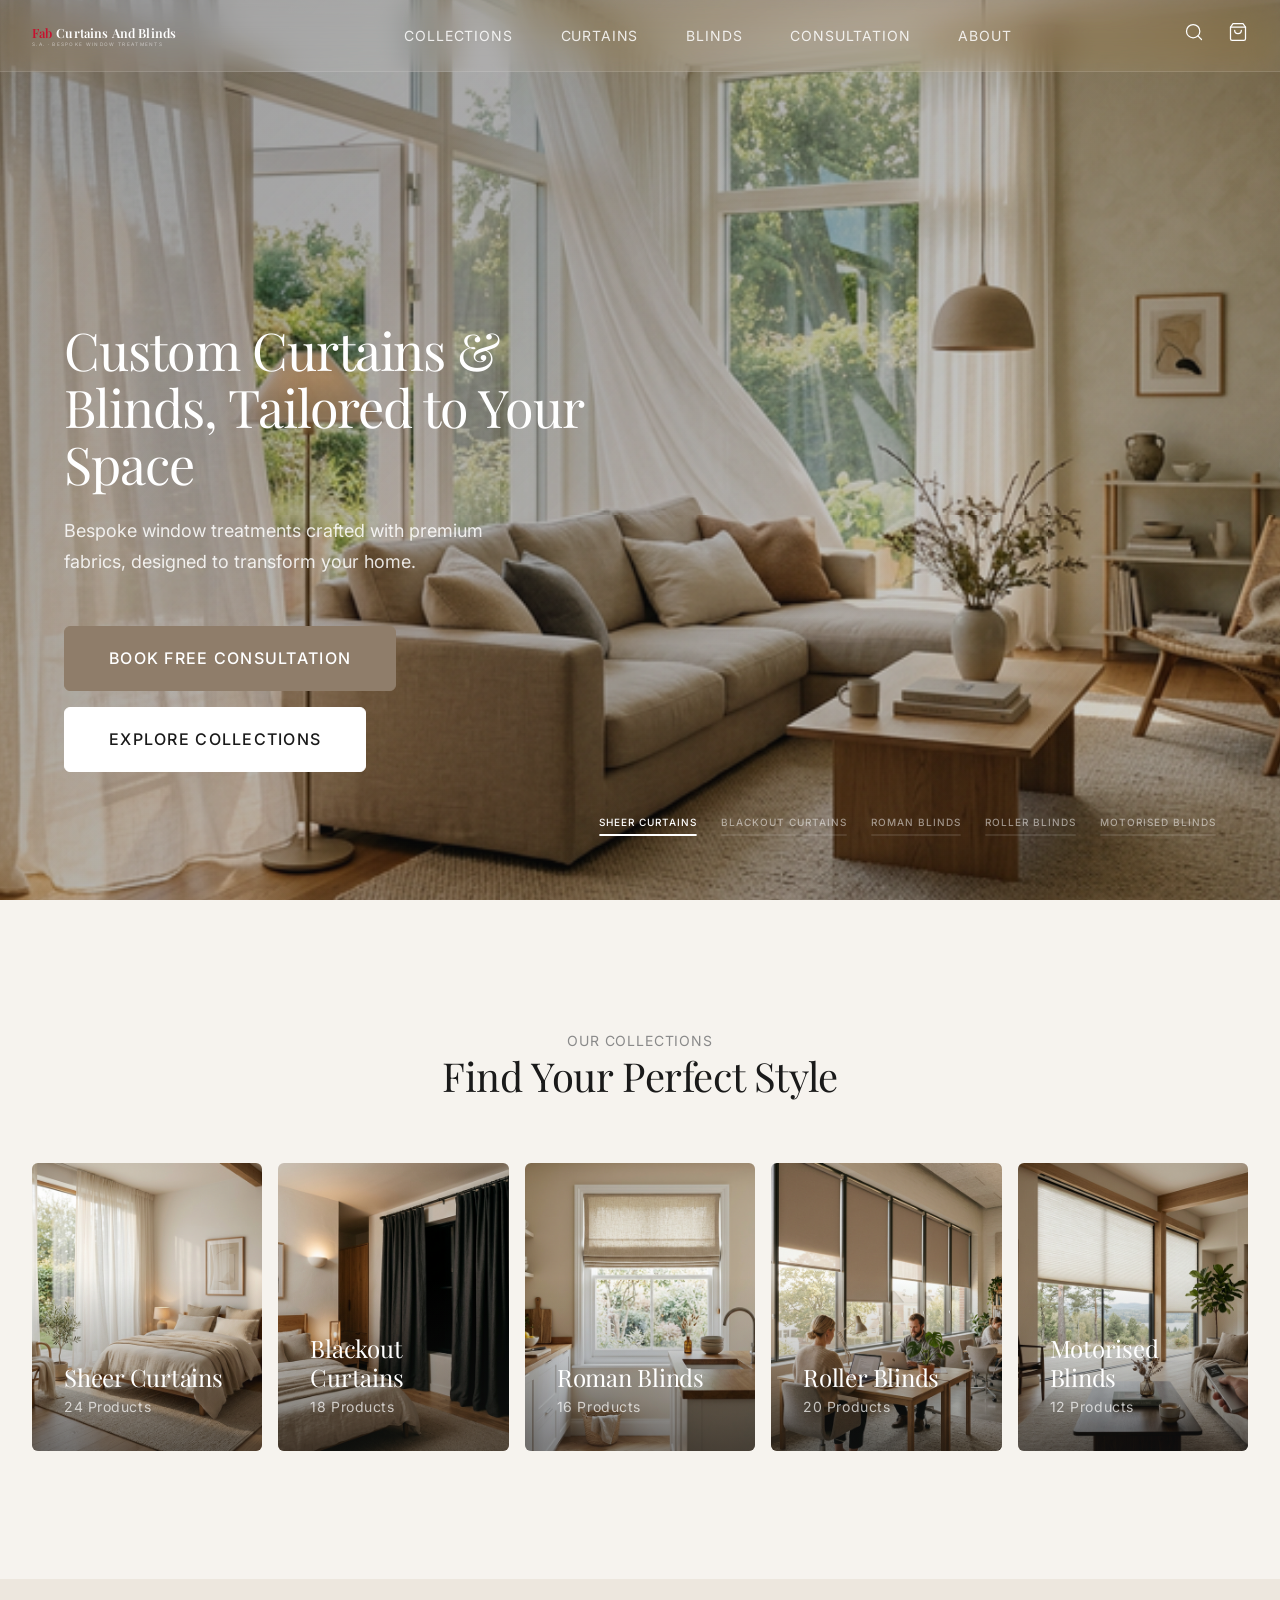
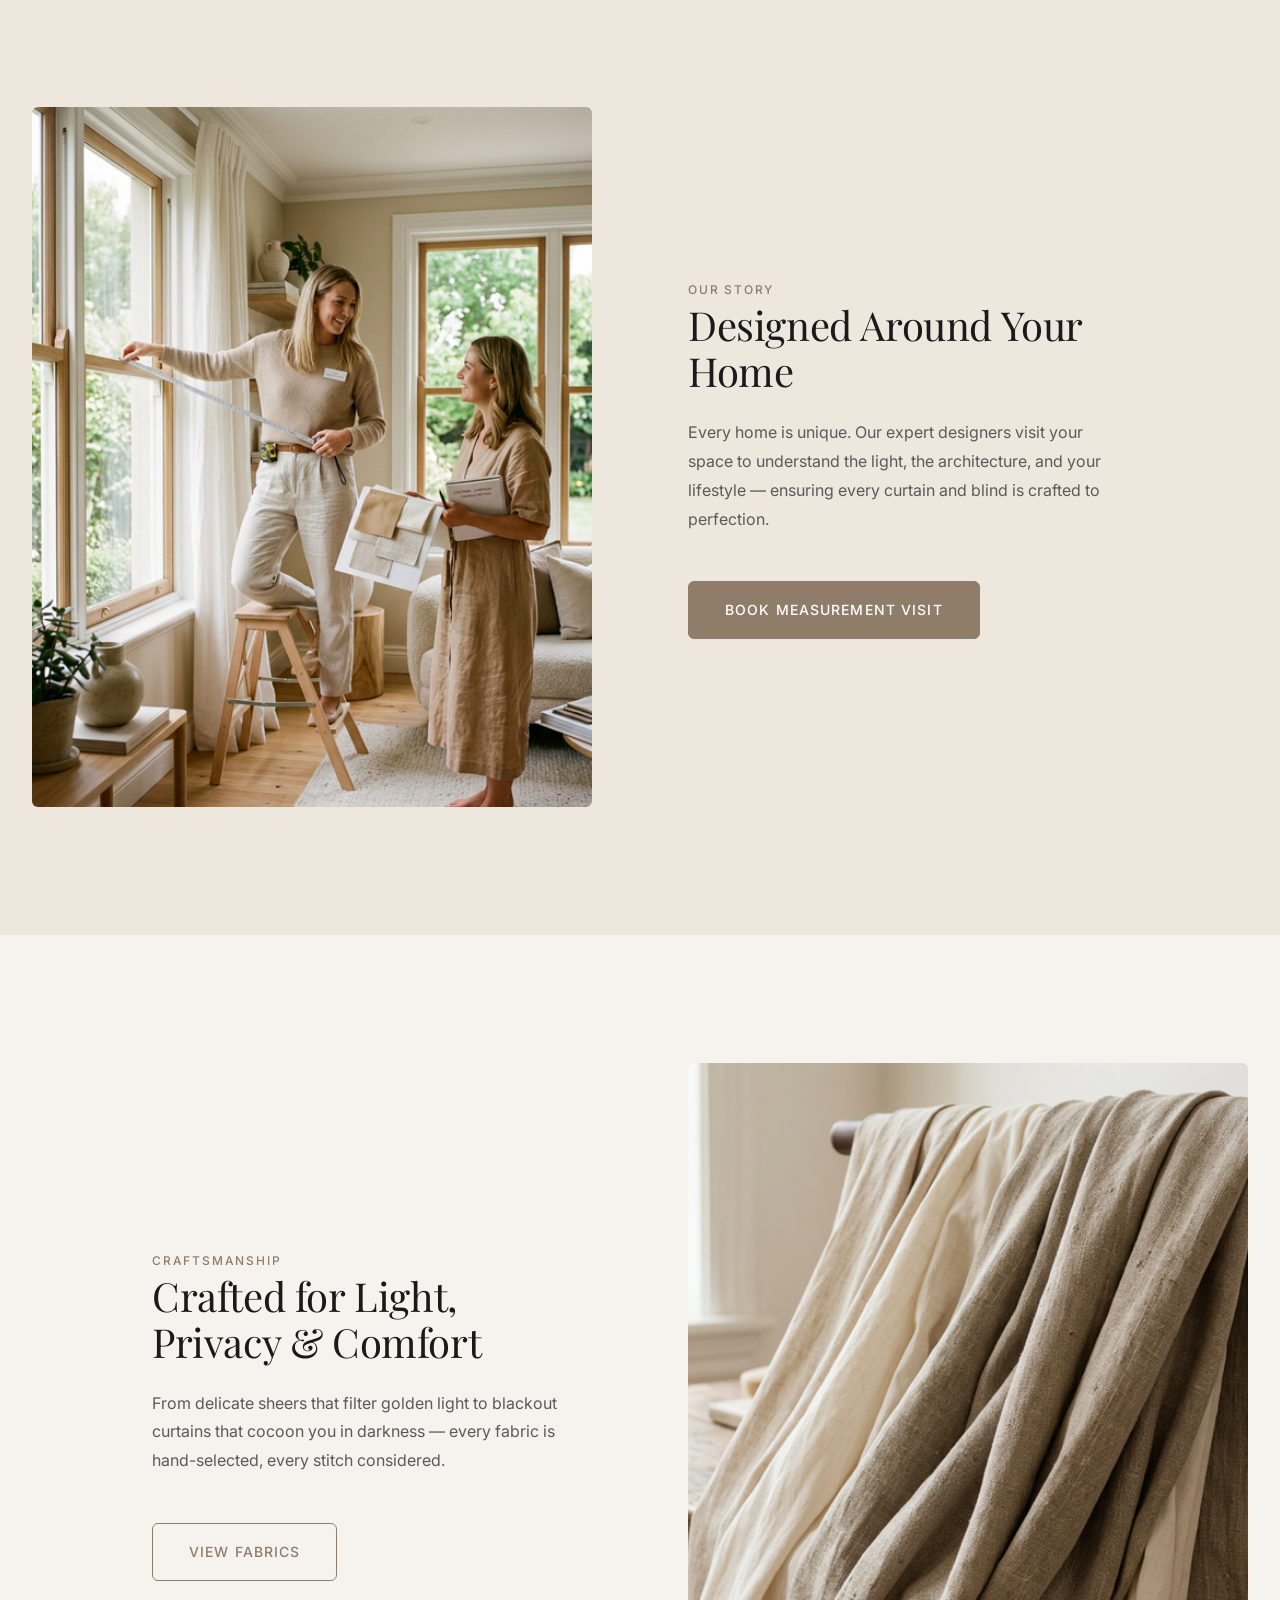
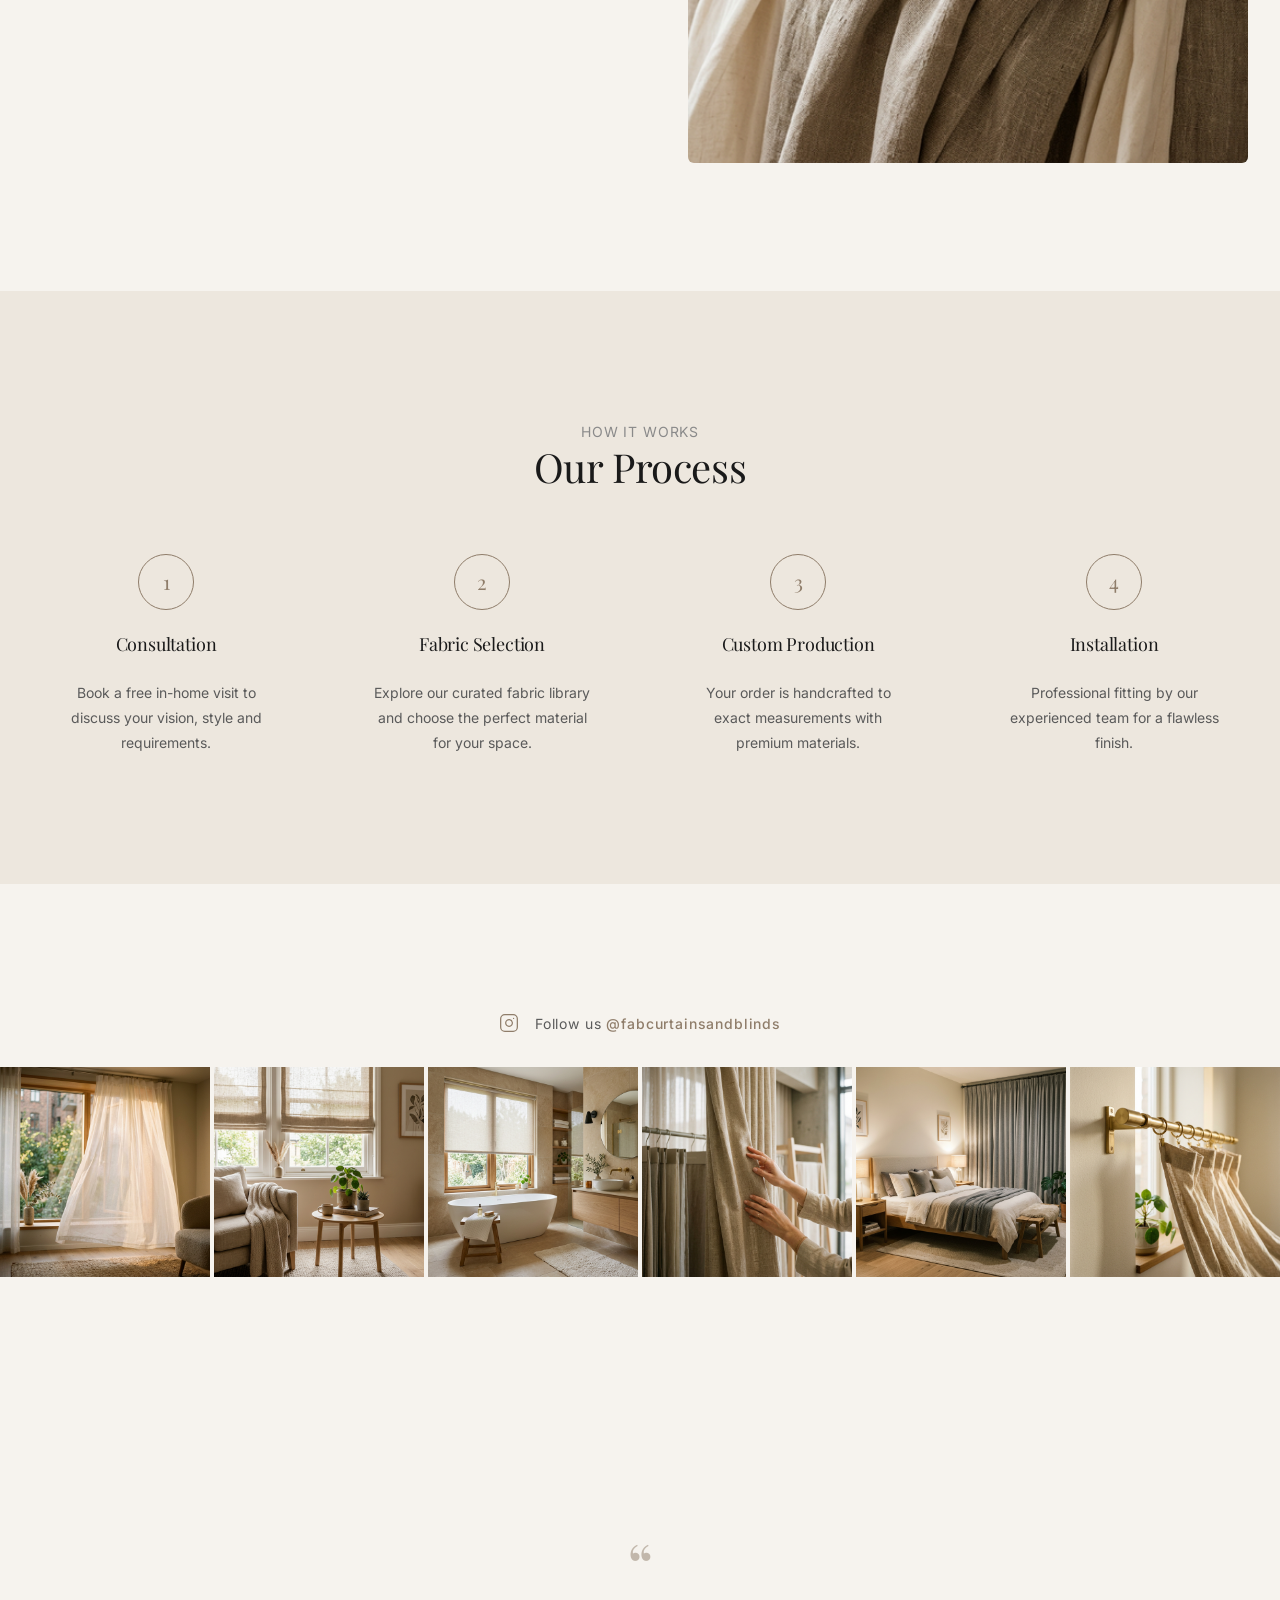
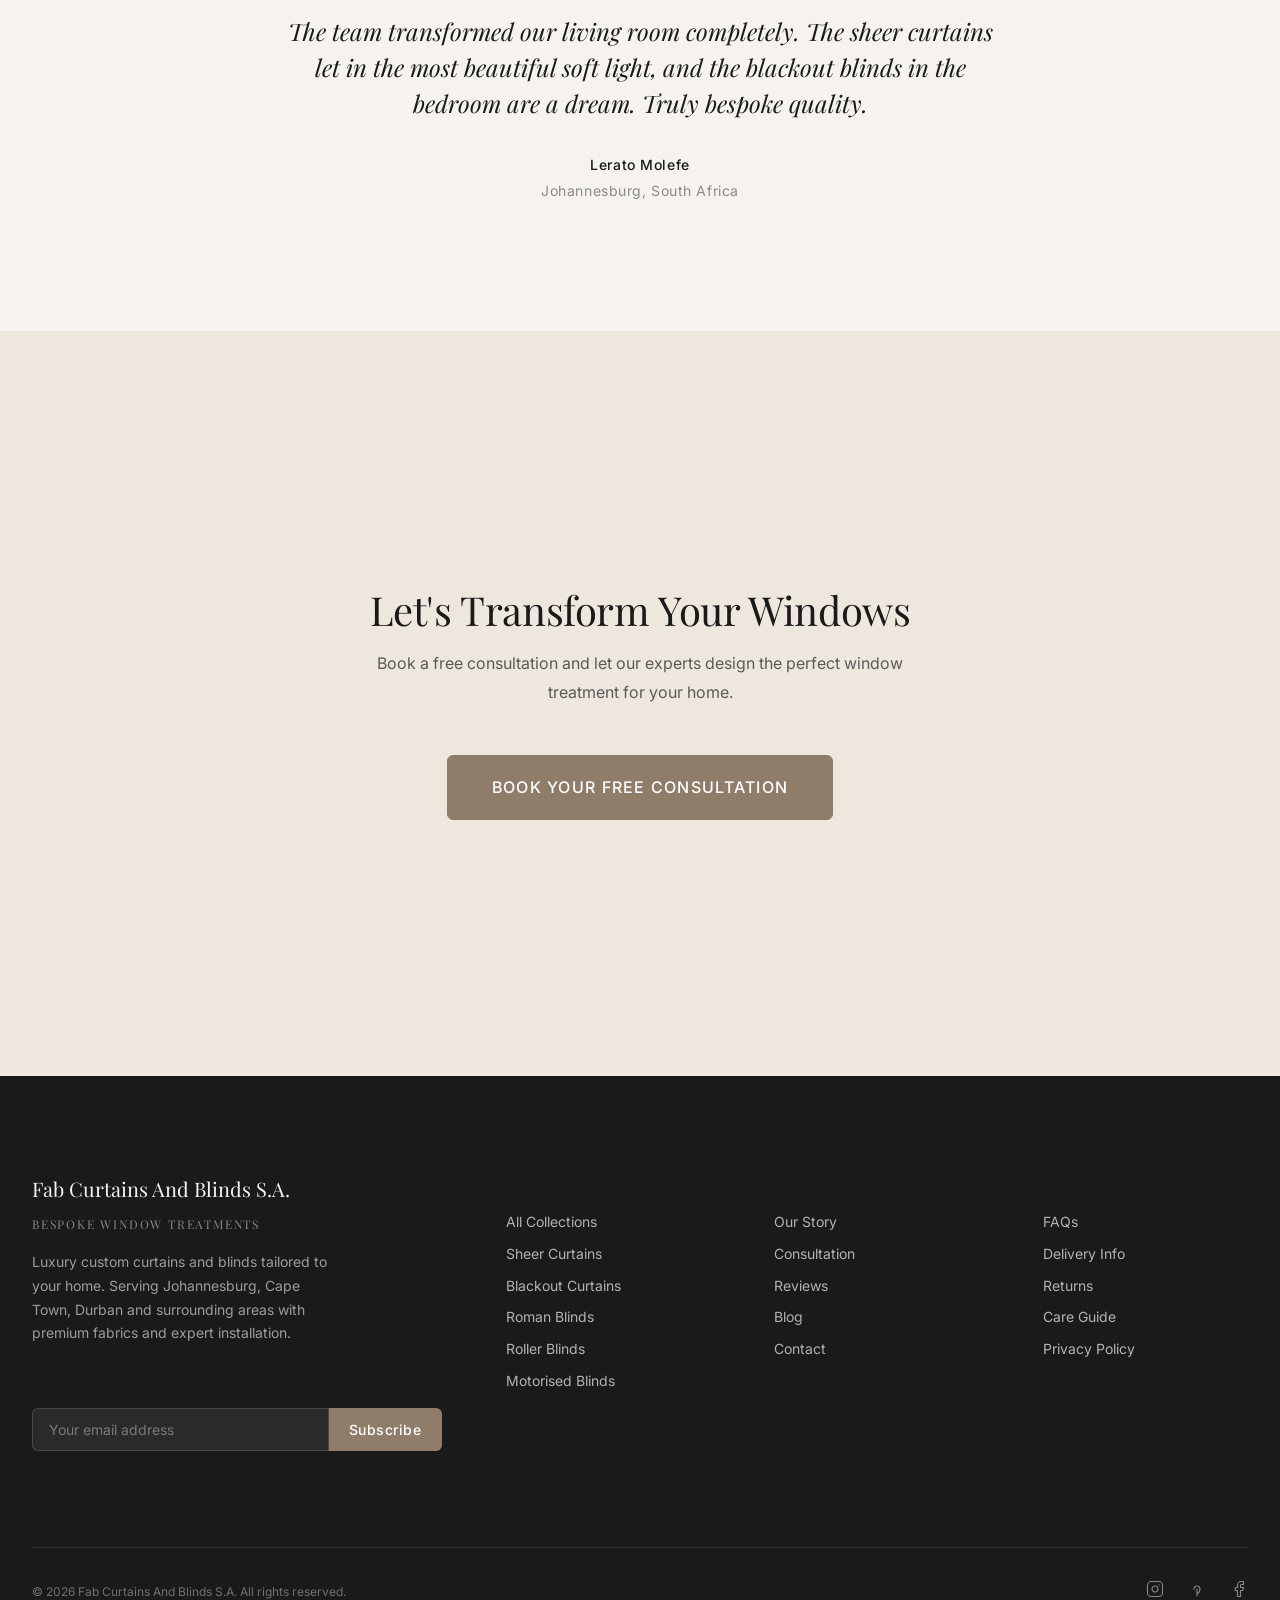
<file: index.html>
<!DOCTYPE html>
<html lang="en">

<head>
  <meta charset="UTF-8">
  <meta name="viewport" content="width=device-width, initial-scale=1.0">
  <title>Fab Curtains And Blinds S.A. — Custom Curtains & Blinds, Tailored to Your Space</title>
  <meta name="description"
    content="Luxury custom curtains and blinds tailored to your home. Book a free in-home consultation with Fab Curtains And Blinds S.A. for bespoke window treatments.">

  <!-- Google Fonts -->
  <link rel="preconnect" href="https://fonts.googleapis.com">
  <link rel="preconnect" href="https://fonts.gstatic.com" crossorigin>
  <link
    href="https://fonts.googleapis.com/css2?family=Inter:wght@300;400;500;600&family=Playfair+Display:ital,wght@0,400;0,500;0,600;1,400&display=swap"
    rel="stylesheet">

  <!-- Stylesheets -->
  <link rel="stylesheet" href="css/tokens.css">
  <link rel="stylesheet" href="css/base.css">
  <link rel="stylesheet" href="css/layout.css">
  <link rel="stylesheet" href="css/components.css">
  <link rel="stylesheet" href="css/homepage.css">
</head>

<body>

  <!-- ═══════════ HEADER ═══════════ -->
  <header class="header header--transparent" id="main-header">
    <div class="header__inner">
      <a href="index.html" class="header__logo" aria-label="Fab Curtains And Blinds S.A. — Home">
        <svg class="header__logo-svg" viewBox="0 0 380 44" fill="none" xmlns="http://www.w3.org/2000/svg">
          <text x="0" y="26" font-family="'Playfair Display', Georgia, serif" font-weight="600" font-size="24"
            fill="#C8102E" letter-spacing="0.3">Fab</text>
          <text x="46" y="26" font-family="'Playfair Display', Georgia, serif" font-weight="600" font-size="24"
            fill="currentColor" letter-spacing="0.3">Curtains And Blinds</text>
          <text x="0" y="42" font-family="'Inter', 'Helvetica Neue', sans-serif" font-weight="400" font-size="9"
            fill="currentColor" letter-spacing="2.5" opacity="0.55">S.A.  ·  BESPOKE WINDOW TREATMENTS</text>
        </svg>
      </a>
      <nav class="header__nav" id="main-nav">
        <a href="collection.html">Collections</a>
        <a href="collection.html?cat=curtains">Curtains</a>
        <a href="collection.html?cat=blinds">Blinds</a>
        <a href="#">Consultation</a>
        <a href="#">About</a>
      </nav>
      <div class="header__actions">
        <a href="#" class="header__search" aria-label="Search">
          <svg width="20" height="20" viewBox="0 0 24 24" fill="none" stroke="currentColor" stroke-width="1.5"
            stroke-linecap="round" stroke-linejoin="round">
            <circle cx="11" cy="11" r="8" />
            <line x1="21" y1="21" x2="16.65" y2="16.65" />
          </svg>
        </a>
        <a href="#" aria-label="Cart">
          <svg width="20" height="20" viewBox="0 0 24 24" fill="none" stroke="currentColor" stroke-width="1.5"
            stroke-linecap="round" stroke-linejoin="round">
            <path d="M6 2L3 6v14a2 2 0 0 0 2 2h14a2 2 0 0 0 2-2V6l-3-4z" />
            <line x1="3" y1="6" x2="21" y2="6" />
            <path d="M16 10a4 4 0 0 1-8 0" />
          </svg>
        </a>
        <button class="menu-toggle" id="menu-toggle" aria-label="Menu">
          <span></span>
          <span></span>
          <span></span>
        </button>
      </div>
    </div>
  </header>

  <!-- ═══════════ MOBILE MENU ═══════════ -->
  <div class="mobile-menu" id="mobile-menu">
    <div class="mobile-menu__inner">
      <nav class="mobile-menu__nav">
        <a href="collection.html" class="mobile-menu__link" style="--i:0">Collections</a>
        <a href="collection.html?cat=curtains" class="mobile-menu__link" style="--i:1">Curtains</a>
        <a href="collection.html?cat=blinds" class="mobile-menu__link" style="--i:2">Blinds</a>
        <a href="#" class="mobile-menu__link" style="--i:3">Consultation</a>
        <a href="#" class="mobile-menu__link" style="--i:4">About</a>
      </nav>
      <div class="mobile-menu__divider"></div>
      <div class="mobile-menu__secondary">
        <a href="#">FAQs</a>
        <a href="#">Care Guide</a>
        <a href="#">Contact</a>
      </div>
      <a href="#" class="btn btn--primary btn--full mobile-menu__cta">Book Free Consultation</a>
      <div class="mobile-menu__footer">
        <div class="mobile-menu__social">
          <a href="#" aria-label="Instagram">
            <svg width="20" height="20" viewBox="0 0 24 24" fill="none" stroke="currentColor" stroke-width="1.5"
              stroke-linecap="round" stroke-linejoin="round">
              <rect x="2" y="2" width="20" height="20" rx="5" ry="5" />
              <path d="M16 11.37A4 4 0 1 1 12.63 8 4 4 0 0 1 16 11.37z" />
              <line x1="17.5" y1="6.5" x2="17.51" y2="6.5" />
            </svg>
          </a>
          <a href="#" aria-label="Pinterest">
            <svg width="20" height="20" viewBox="0 0 24 24" fill="none" stroke="currentColor" stroke-width="1.5"
              stroke-linecap="round" stroke-linejoin="round">
              <path d="M8 12a4 4 0 1 1 8 0c0 4-3 6-3 6" />
              <line x1="12" y1="12" x2="12" y2="21" />
            </svg>
          </a>
          <a href="#" aria-label="Facebook">
            <svg width="20" height="20" viewBox="0 0 24 24" fill="none" stroke="currentColor" stroke-width="1.5"
              stroke-linecap="round" stroke-linejoin="round">
              <path d="M18 2h-3a5 5 0 0 0-5 5v3H7v4h3v8h4v-8h3l1-4h-4V7a1 1 0 0 1 1-1h3z" />
            </svg>
          </a>
        </div>
        <span class="mobile-menu__tagline">Bespoke Window Treatments · South Africa</span>
      </div>
    </div>
  </div>

  <main>
    <!-- ═══════════ HERO TIMELAPSE ═══════════ -->
    <section class="hero hero--slideshow" id="hero">
      <div class="hero__slides" id="hero-slides">
        <div class="hero__slide active">
          <img src="images/hero_living_room_1772547341323.png" alt="Sheer curtains in luxury living room"
            loading="eager">
        </div>
        <div class="hero__slide">
          <img src="images/cat_blackout_curtains_1772547462309.png" alt="Blackout curtains in modern bedroom"
            loading="eager">
        </div>
        <div class="hero__slide">
          <img src="images/cat_roman_blinds_1772547492175.png" alt="Roman blinds in contemporary kitchen"
            loading="eager">
        </div>
        <div class="hero__slide">
          <img src="images/cat_roller_blinds_1772547588047.png" alt="Roller blinds in minimalist office"
            loading="eager">
        </div>
        <div class="hero__slide">
          <img src="images/cat_motorised_blinds_1772547668017.png" alt="Motorised blinds in luxury penthouse"
            loading="eager">
        </div>
      </div>
      <div class="hero__overlay"></div>

      <!-- Slide indicators -->
      <div class="hero__indicators" id="hero-indicators">
        <button class="hero__indicator active" data-slide="0">
          <span class="hero__indicator-label">Sheer Curtains</span>
          <span class="hero__indicator-bar"><span class="hero__indicator-fill"></span></span>
        </button>
        <button class="hero__indicator" data-slide="1">
          <span class="hero__indicator-label">Blackout Curtains</span>
          <span class="hero__indicator-bar"><span class="hero__indicator-fill"></span></span>
        </button>
        <button class="hero__indicator" data-slide="2">
          <span class="hero__indicator-label">Roman Blinds</span>
          <span class="hero__indicator-bar"><span class="hero__indicator-fill"></span></span>
        </button>
        <button class="hero__indicator" data-slide="3">
          <span class="hero__indicator-label">Roller Blinds</span>
          <span class="hero__indicator-bar"><span class="hero__indicator-fill"></span></span>
        </button>
        <button class="hero__indicator" data-slide="4">
          <span class="hero__indicator-label">Motorised Blinds</span>
          <span class="hero__indicator-bar"><span class="hero__indicator-fill"></span></span>
        </button>
      </div>

      <div class="hero__content fade-in">
        <h1 class="hero__title">Custom Curtains &amp; Blinds, Tailored to Your Space</h1>
        <p class="hero__subtitle">Bespoke window treatments crafted with premium fabrics, designed to transform your
          home.</p>
        <div class="hero__actions">
          <a href="#" class="btn btn--primary btn--lg">Book Free Consultation</a>
          <a href="collection.html" class="btn btn--white btn--lg">Explore Collections</a>
        </div>
      </div>
    </section>

    <!-- ═══════════ CATEGORY TILES ═══════════ -->
    <section class="section" id="categories">
      <div class="container">
        <div class="section-header fade-in">
          <p>Our Collections</p>
          <h2>Find Your Perfect Style</h2>
        </div>
        <div class="categories-grid">
          <a href="collection.html?cat=sheer" class="collection-tile fade-in">
            <img src="images/cat_sheer_curtains_1772547416849.png" alt="Sheer Curtains" loading="lazy">
            <div class="collection-tile__overlay">
              <h3 class="collection-tile__title">Sheer Curtains</h3>
              <span class="collection-tile__count">24 Products</span>
            </div>
          </a>
          <a href="collection.html?cat=blackout" class="collection-tile fade-in">
            <img src="images/cat_blackout_curtains_1772547462309.png" alt="Blackout Curtains" loading="lazy">
            <div class="collection-tile__overlay">
              <h3 class="collection-tile__title">Blackout Curtains</h3>
              <span class="collection-tile__count">18 Products</span>
            </div>
          </a>
          <a href="collection.html?cat=roman" class="collection-tile fade-in">
            <img src="images/cat_roman_blinds_1772547492175.png" alt="Roman Blinds" loading="lazy">
            <div class="collection-tile__overlay">
              <h3 class="collection-tile__title">Roman Blinds</h3>
              <span class="collection-tile__count">16 Products</span>
            </div>
          </a>
          <a href="collection.html?cat=roller" class="collection-tile fade-in">
            <img src="images/cat_roller_blinds_1772547588047.png" alt="Roller Blinds" loading="lazy">
            <div class="collection-tile__overlay">
              <h3 class="collection-tile__title">Roller Blinds</h3>
              <span class="collection-tile__count">20 Products</span>
            </div>
          </a>
          <a href="collection.html?cat=motorised" class="collection-tile fade-in">
            <img src="images/cat_motorised_blinds_1772547668017.png" alt="Motorised Blinds" loading="lazy">
            <div class="collection-tile__overlay">
              <h3 class="collection-tile__title">Motorised Blinds</h3>
              <span class="collection-tile__count">12 Products</span>
            </div>
          </a>
        </div>
      </div>
    </section>

    <!-- ═══════════ EDITORIAL: Designed Around Your Home ═══════════ -->
    <section class="section section--beige" id="editorial-1">
      <div class="container">
        <div class="editorial">
          <div class="editorial__image fade-in-left">
            <img src="images/editorial_home_1772547713128.png"
              alt="Interior designer measuring windows for custom curtains" loading="lazy">
          </div>
          <div class="editorial__content fade-in-right">
            <span class="editorial__label">Our Story</span>
            <h2>Designed Around Your Home</h2>
            <p>Every home is unique. Our expert designers visit your space to understand the light, the architecture,
              and your lifestyle — ensuring every curtain and blind is crafted to perfection.</p>
            <a href="#" class="btn btn--primary">Book Measurement Visit</a>
          </div>
        </div>
      </div>
    </section>

    <!-- ═══════════ ALTERNATING: Crafted for Light ═══════════ -->
    <section class="section" id="editorial-2">
      <div class="container">
        <div class="editorial editorial--reverse">
          <div class="editorial__image fade-in-right">
            <img src="images/editorial_fabric_1772547739429.png" alt="Premium curtain fabrics in natural tones"
              loading="lazy">
          </div>
          <div class="editorial__content fade-in-left">
            <span class="editorial__label">Craftsmanship</span>
            <h2>Crafted for Light, Privacy &amp; Comfort</h2>
            <p>From delicate sheers that filter golden light to blackout curtains that cocoon you in darkness — every
              fabric is hand-selected, every stitch considered.</p>
            <a href="collection.html" class="btn btn--secondary">View Fabrics</a>
          </div>
        </div>
      </div>
    </section>

    <!-- ═══════════ PROCESS ═══════════ -->
    <section class="section section--beige" id="process">
      <div class="container">
        <div class="section-header fade-in">
          <p>How It Works</p>
          <h2>Our Process</h2>
        </div>
        <div class="process-steps">
          <div class="process-step fade-in">
            <div class="process-step__number">1</div>
            <h4 class="process-step__title">Consultation</h4>
            <p class="process-step__desc">Book a free in-home visit to discuss your vision, style and requirements.</p>
          </div>
          <div class="process-step fade-in">
            <div class="process-step__number">2</div>
            <h4 class="process-step__title">Fabric Selection</h4>
            <p class="process-step__desc">Explore our curated fabric library and choose the perfect material for your
              space.</p>
          </div>
          <div class="process-step fade-in">
            <div class="process-step__number">3</div>
            <h4 class="process-step__title">Custom Production</h4>
            <p class="process-step__desc">Your order is handcrafted to exact measurements with premium materials.</p>
          </div>
          <div class="process-step fade-in">
            <div class="process-step__number">4</div>
            <h4 class="process-step__title">Installation</h4>
            <p class="process-step__desc">Professional fitting by our experienced team for a flawless finish.</p>
          </div>
        </div>
      </div>
    </section>

    <!-- ═══════════ INSTAGRAM GRID ═══════════ -->
    <section class="section instagram-section" id="instagram">
      <div class="container">
        <div class="instagram-header fade-in">
          <svg viewBox="0 0 24 24" fill="none" stroke="currentColor" stroke-width="1.5" stroke-linecap="round"
            stroke-linejoin="round">
            <rect x="2" y="2" width="20" height="20" rx="5" ry="5" />
            <path d="M16 11.37A4 4 0 1 1 12.63 8 4 4 0 0 1 16 11.37z" />
            <line x1="17.5" y1="6.5" x2="17.51" y2="6.5" />
          </svg>
          <span>Follow us <a href="#">@fabcurtainsandblinds</a></span>
        </div>
      </div>
      <div class="insta-grid">
        <div class="insta-grid__item fade-in" style="transition-delay: 50ms"><img src="images/insta_1_1772547765342.png"
            alt="Instagram post" loading="lazy">
        </div>
        <div class="insta-grid__item fade-in" style="transition-delay: 100ms"><img
            src="images/insta_2_1772547793553.png" alt="Instagram post" loading="lazy">
        </div>
        <div class="insta-grid__item fade-in" style="transition-delay: 150ms"><img
            src="images/insta_3_1772547872063.png" alt="Instagram post" loading="lazy">
        </div>
        <div class="insta-grid__item fade-in" style="transition-delay: 200ms"><img
            src="images/insta_4_1772547901064.png" alt="Instagram post" loading="lazy">
        </div>
        <div class="insta-grid__item fade-in" style="transition-delay: 250ms"><img
            src="images/insta_5_1772547967947.png" alt="Instagram post" loading="lazy">
        </div>
        <div class="insta-grid__item fade-in" style="transition-delay: 300ms"><img
            src="images/insta_6_1772548397324.png" alt="Instagram post" loading="lazy">
        </div>
      </div>
    </section>

    <!-- ═══════════ TESTIMONIAL ═══════════ -->
    <section class="section" id="testimonials" data-waves data-waves-color="rgba(143, 125, 106, 0.08)"
      data-waves-amp-x="24" data-waves-amp-y="12" data-waves-gap-x="14" data-waves-gap-y="36">
      <div class="container">
        <div class="testimonial fade-in">
          <div class="testimonial__quote-mark">&ldquo;</div>
          <blockquote class="testimonial__quote">
            The team transformed our living room completely. The sheer curtains let in the most beautiful soft light,
            and the blackout blinds in the bedroom are a dream. Truly bespoke quality.
          </blockquote>
          <div class="testimonial__author">
            <strong>Lerato Molefe</strong>
            Johannesburg, South Africa
          </div>
        </div>
      </div>
    </section>

    <!-- ═══════════ FINAL CTA ═══════════ -->
    <section class="section section--beige" id="cta" data-waves data-waves-color="rgba(143, 125, 106, 0.12)"
      data-waves-speed-x="0.02" data-waves-speed-y="0.01" data-waves-amp-x="40" data-waves-amp-y="20"
      data-waves-gap-x="12" data-waves-gap-y="32" data-waves-friction="0.9" data-waves-tension="0.01"
      data-waves-max-move="120">
      <div class="container">
        <div class="cta-section fade-in">
          <h2>Let's Transform Your Windows</h2>
          <p>Book a free consultation and let our experts design the perfect window treatment for your home.</p>
          <a href="#" class="btn btn--primary btn--lg">Book Your Free Consultation</a>
        </div>
      </div>
    </section>
  </main>

  <!-- ═══════════ FOOTER ═══════════ -->
  <footer class="footer">
    <div class="container">
      <div class="footer__grid">
        <div class="fade-in-up" style="transition-delay: 100ms">
          <div class="footer__brand">
            Fab Curtains And Blinds S.A.
            <span class="footer__brand-sub">Bespoke Window Treatments</span>
          </div>
          <p class="footer__desc">Luxury custom curtains and blinds tailored to your home. Serving Johannesburg, Cape
            Town, Durban and surrounding areas with premium fabrics and expert installation.</p>
          <div class="footer__newsletter">
            <h5 class="footer__heading" style="margin-top: 1.5rem;">Newsletter</h5>
            <div class="footer__newsletter-input">
              <input type="email" placeholder="Your email address" aria-label="Email for newsletter">
              <button type="button">Subscribe</button>
            </div>
          </div>
        </div>
        <div class="fade-in-up" style="transition-delay: 200ms">
          <h5 class="footer__heading">Shop</h5>
          <nav class="footer__links">
            <a href="collection.html">All Collections</a>
            <a href="collection.html?cat=sheer">Sheer Curtains</a>
            <a href="collection.html?cat=blackout">Blackout Curtains</a>
            <a href="collection.html?cat=roman">Roman Blinds</a>
            <a href="collection.html?cat=roller">Roller Blinds</a>
            <a href="collection.html?cat=motorised">Motorised Blinds</a>
          </nav>
        </div>
        <div class="fade-in-up" style="transition-delay: 300ms">
          <h5 class="footer__heading">Company</h5>
          <nav class="footer__links">
            <a href="#">Our Story</a>
            <a href="#">Consultation</a>
            <a href="#">Reviews</a>
            <a href="#">Blog</a>
            <a href="#">Contact</a>
          </nav>
        </div>
        <div class="fade-in-up" style="transition-delay: 400ms">
          <h5 class="footer__heading">Support</h5>
          <nav class="footer__links">
            <a href="#">FAQs</a>
            <a href="#">Delivery Info</a>
            <a href="#">Returns</a>
            <a href="#">Care Guide</a>
            <a href="#">Privacy Policy</a>
          </nav>
        </div>
      </div>
      <div class="footer__bottom fade-in-up" style="transition-delay: 500ms">
        <span>&copy; 2026 Fab Curtains And Blinds S.A. All rights reserved.</span>
        <div class="footer__social">
          <a href="#" aria-label="Instagram">
            <svg width="18" height="18" viewBox="0 0 24 24" fill="none" stroke="currentColor" stroke-width="1.5"
              stroke-linecap="round" stroke-linejoin="round">
              <rect x="2" y="2" width="20" height="20" rx="5" ry="5" />
              <path d="M16 11.37A4 4 0 1 1 12.63 8 4 4 0 0 1 16 11.37z" />
              <line x1="17.5" y1="6.5" x2="17.51" y2="6.5" />
            </svg>
          </a>
          <a href="#" aria-label="Pinterest">
            <svg width="18" height="18" viewBox="0 0 24 24" fill="none" stroke="currentColor" stroke-width="1.5"
              stroke-linecap="round" stroke-linejoin="round">
              <path d="M8 12a4 4 0 1 1 8 0c0 4-3 6-3 6" />
              <line x1="12" y1="12" x2="12" y2="21" />
            </svg>
          </a>
          <a href="#" aria-label="Facebook">
            <svg width="18" height="18" viewBox="0 0 24 24" fill="none" stroke="currentColor" stroke-width="1.5"
              stroke-linecap="round" stroke-linejoin="round">
              <path d="M18 2h-3a5 5 0 0 0-5 5v3H7v4h3v8h4v-8h3l1-4h-4V7a1 1 0 0 1 1-1h3z" />
            </svg>
          </a>
        </div>
      </div>
    </div>
  </footer>

  <script src="js/main.js"></script>
  <script src="js/waves.js"></script>
</body>

</html>
</file>
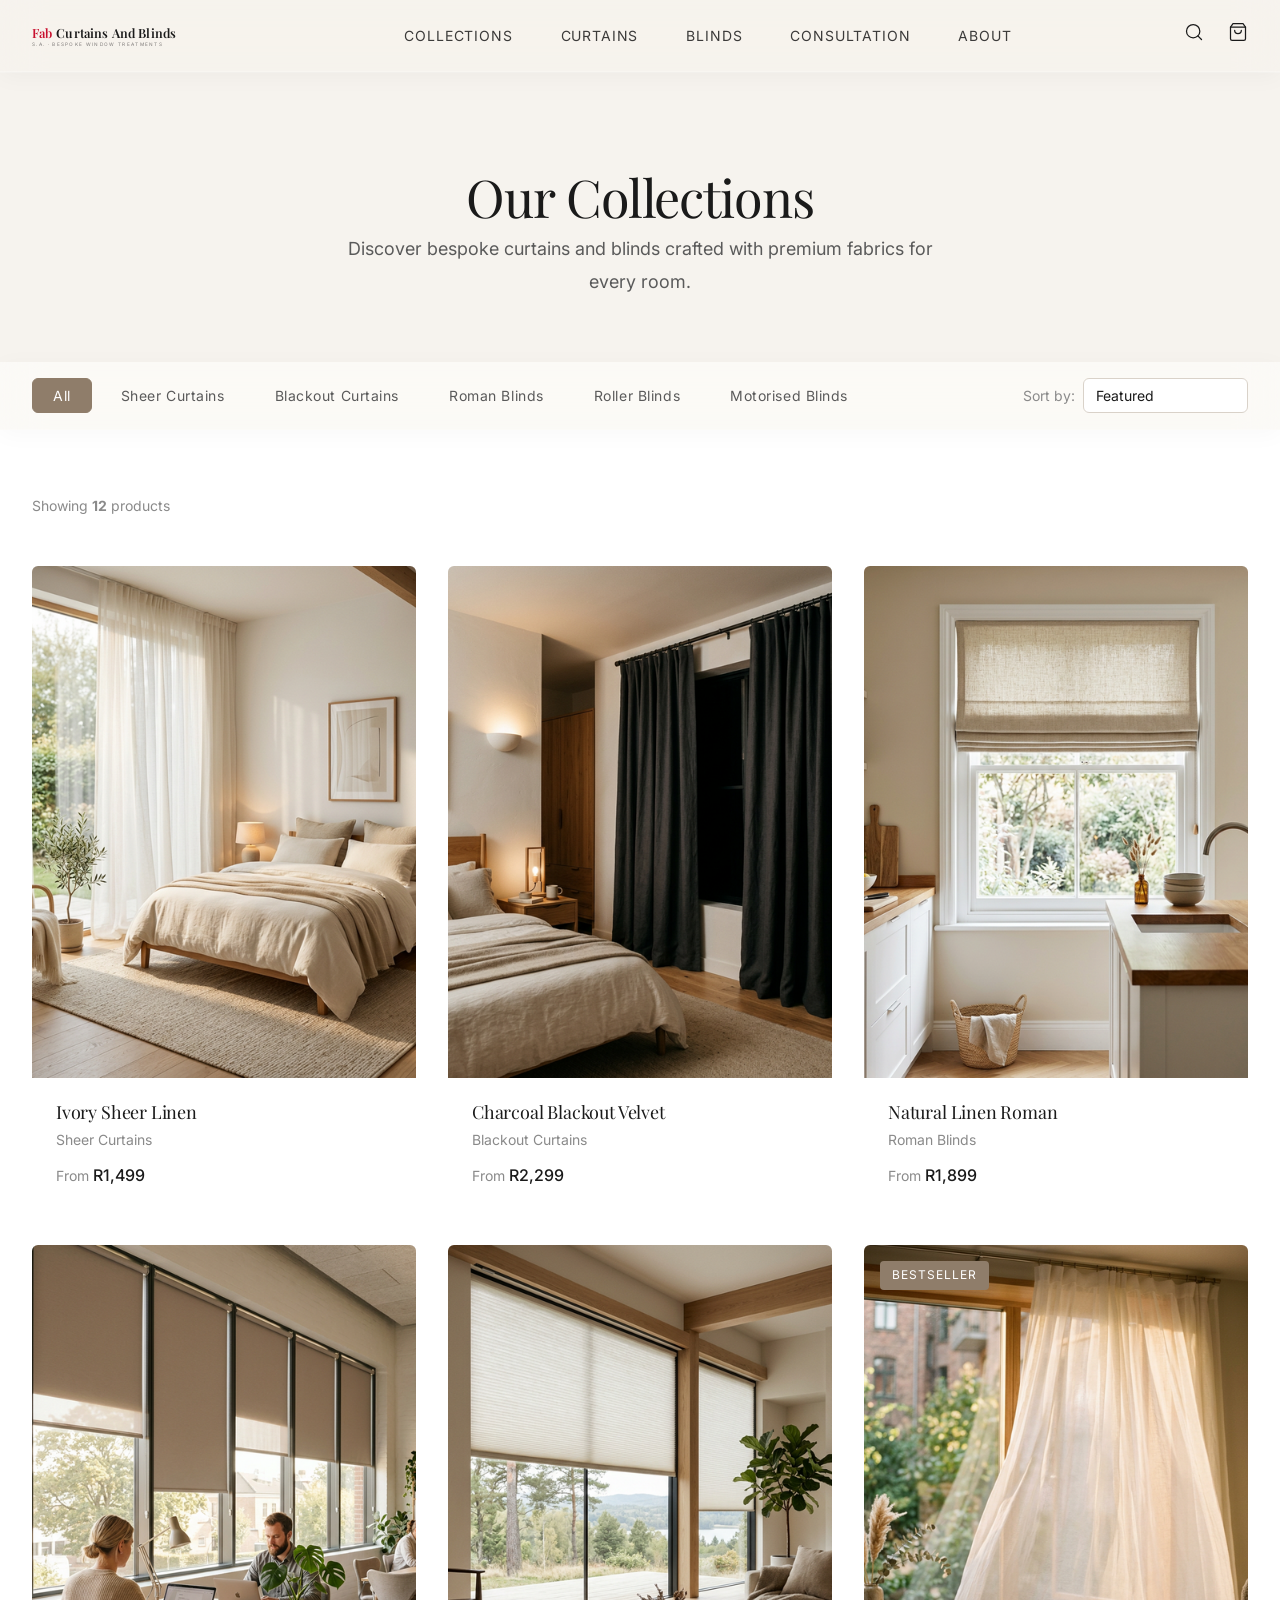
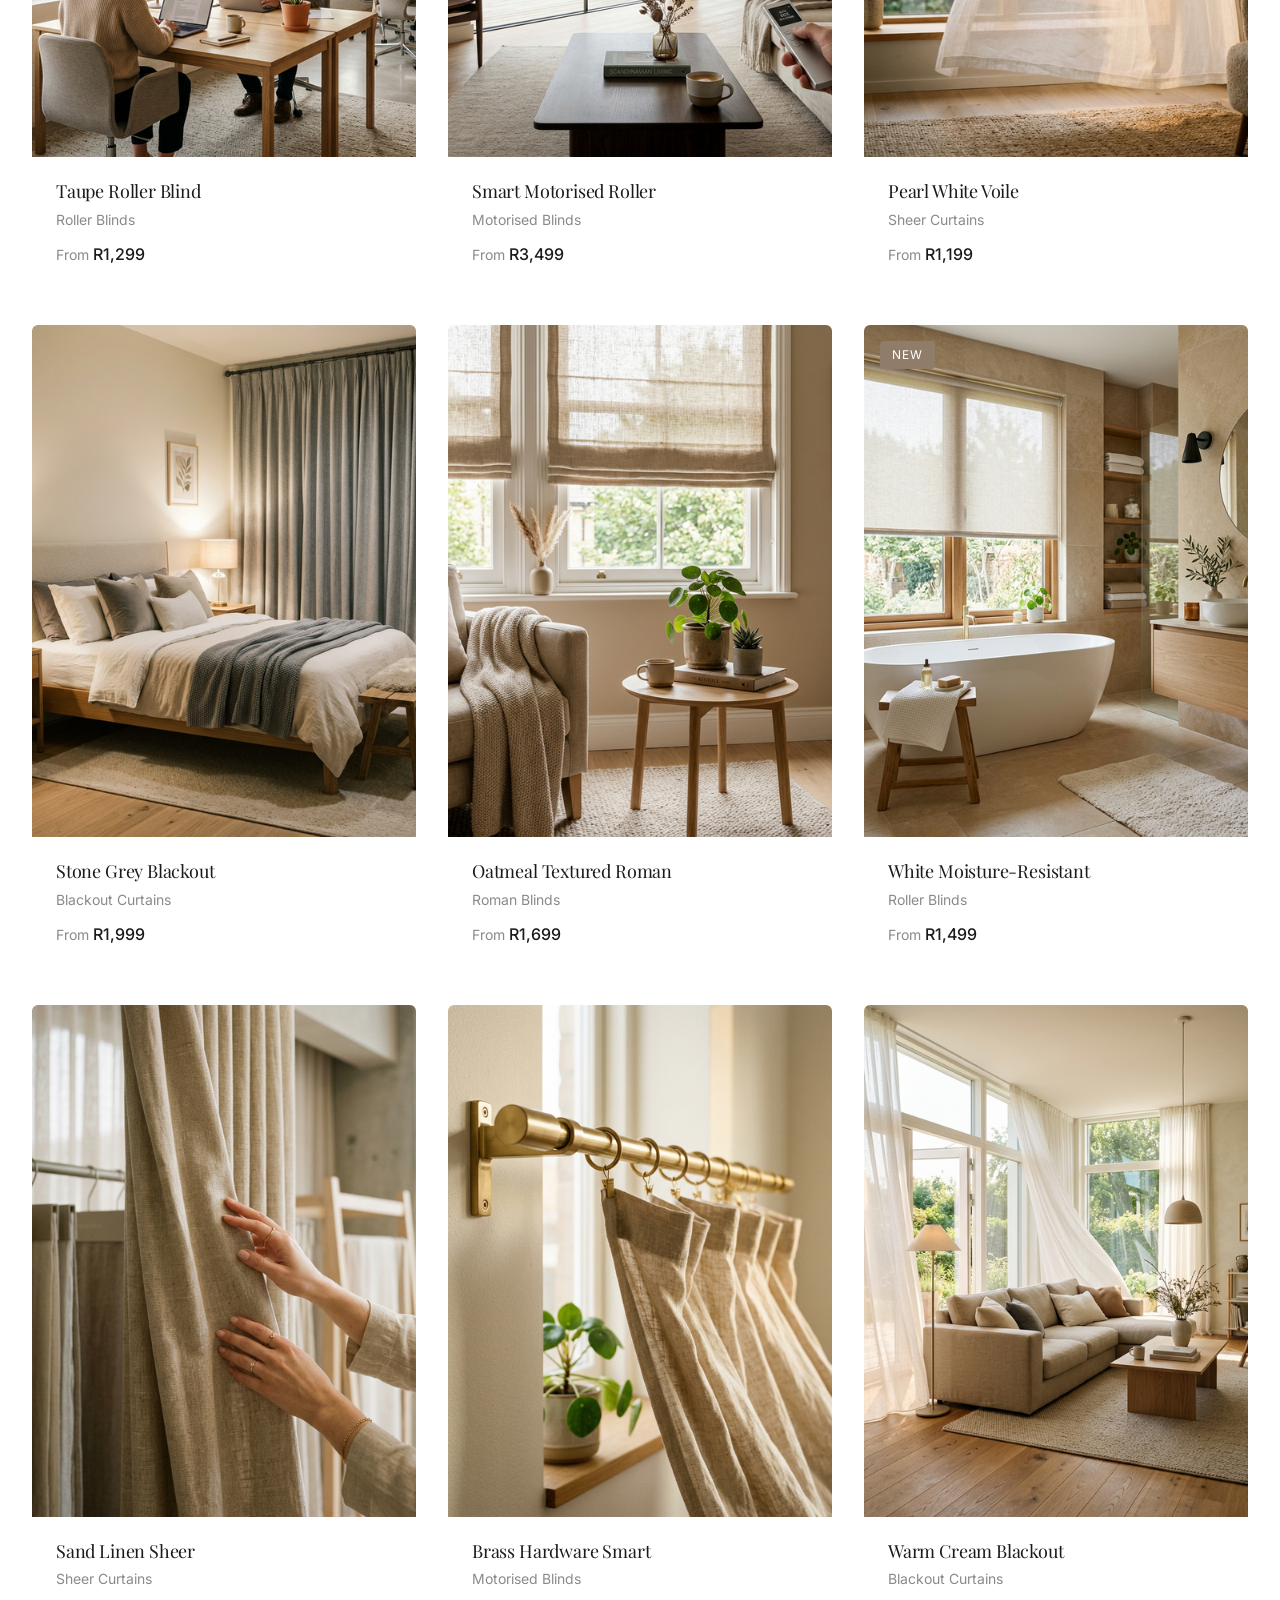
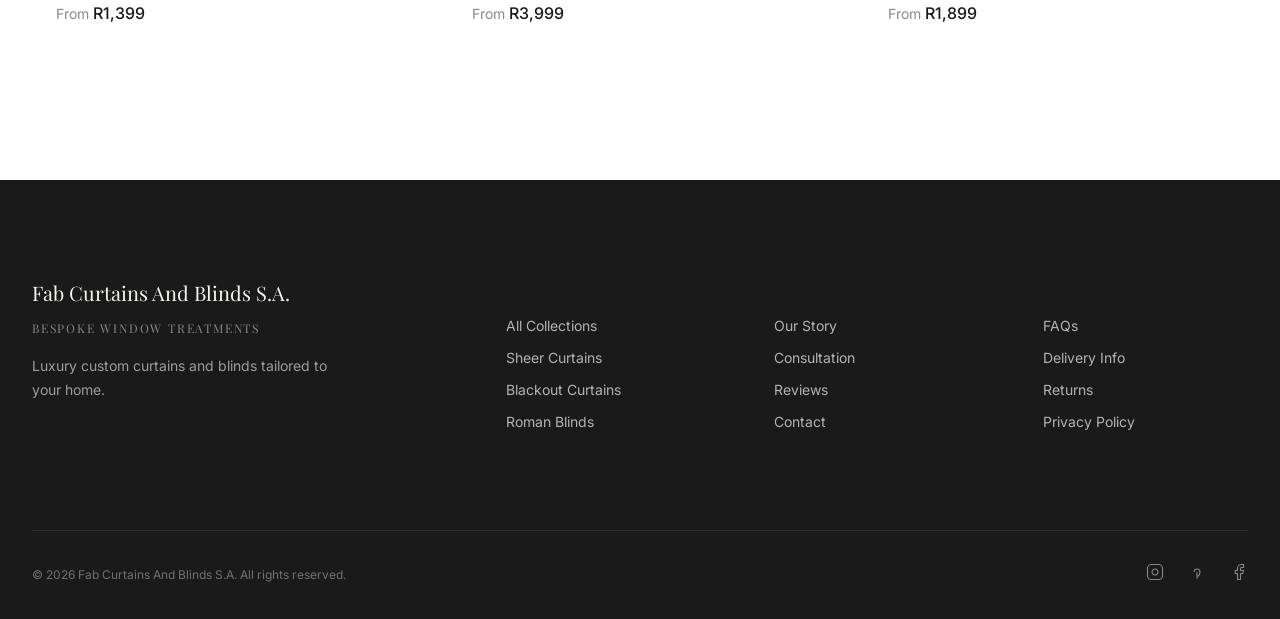
<file: collection.html>
<!DOCTYPE html>
<html lang="en">

<head>
    <meta charset="UTF-8">
    <meta name="viewport" content="width=device-width, initial-scale=1.0">
    <title>Collections — Fab Curtains And Blinds S.A.</title>
    <meta name="description"
        content="Browse our curated collection of custom curtains and blinds. Premium fabrics, bespoke styling, expert installation.">

    <link rel="preconnect" href="https://fonts.googleapis.com">
    <link rel="preconnect" href="https://fonts.gstatic.com" crossorigin>
    <link
        href="https://fonts.googleapis.com/css2?family=Inter:wght@300;400;500;600&family=Playfair+Display:ital,wght@0,400;0,500;0,600;1,400&display=swap"
        rel="stylesheet">

    <link rel="stylesheet" href="css/tokens.css">
    <link rel="stylesheet" href="css/base.css">
    <link rel="stylesheet" href="css/layout.css">
    <link rel="stylesheet" href="css/components.css">
    <link rel="stylesheet" href="css/collection.css">
</head>

<body>

    <!-- ═══════════ HEADER ═══════════ -->
    <header class="header scrolled" id="main-header">
        <div class="header__inner">
            <a href="index.html" class="header__logo" aria-label="Fab Curtains And Blinds S.A. — Home">
                <svg class="header__logo-svg" viewBox="0 0 380 44" fill="none" xmlns="http://www.w3.org/2000/svg">
                    <text x="0" y="26" font-family="'Playfair Display', Georgia, serif" font-weight="600" font-size="24"
                        fill="#C8102E" letter-spacing="0.3">Fab</text>
                    <text x="46" y="26" font-family="'Playfair Display', Georgia, serif" font-weight="600" font-size="24"
                        fill="currentColor" letter-spacing="0.3">Curtains And Blinds</text>
                    <text x="0" y="42" font-family="'Inter', 'Helvetica Neue', sans-serif" font-weight="400"
                        font-size="9" fill="currentColor" letter-spacing="2.5" opacity="0.55">S.A.  ·  BESPOKE WINDOW
                        TREATMENTS</text>
                </svg>
            </a>
            <nav class="header__nav" id="main-nav">
                <a href="collection.html">Collections</a>
                <a href="collection.html?cat=curtains">Curtains</a>
                <a href="collection.html?cat=blinds">Blinds</a>
                <a href="#">Consultation</a>
                <a href="#">About</a>
            </nav>
            <div class="header__actions">
                <a href="#" aria-label="Search">
                    <svg width="20" height="20" viewBox="0 0 24 24" fill="none" stroke="currentColor" stroke-width="1.5"
                        stroke-linecap="round" stroke-linejoin="round">
                        <circle cx="11" cy="11" r="8" />
                        <line x1="21" y1="21" x2="16.65" y2="16.65" />
                    </svg>
                </a>
                <a href="#" aria-label="Cart">
                    <svg width="20" height="20" viewBox="0 0 24 24" fill="none" stroke="currentColor" stroke-width="1.5"
                        stroke-linecap="round" stroke-linejoin="round">
                        <path d="M6 2L3 6v14a2 2 0 0 0 2 2h14a2 2 0 0 0 2-2V6l-3-4z" />
                        <line x1="3" y1="6" x2="21" y2="6" />
                        <path d="M16 10a4 4 0 0 1-8 0" />
                    </svg>
                </a>
                <button class="menu-toggle" id="menu-toggle" aria-label="Menu">
                    <span></span><span></span><span></span>
                </button>
            </div>
        </div>
    </header>

    <!-- ═══════════ MOBILE MENU ═══════════ -->
    <div class="mobile-menu" id="mobile-menu">
        <div class="mobile-menu__inner">
            <nav class="mobile-menu__nav">
                <a href="collection.html" class="mobile-menu__link" style="--i:0">Collections</a>
                <a href="collection.html?cat=curtains" class="mobile-menu__link" style="--i:1">Curtains</a>
                <a href="collection.html?cat=blinds" class="mobile-menu__link" style="--i:2">Blinds</a>
                <a href="#" class="mobile-menu__link" style="--i:3">Consultation</a>
                <a href="#" class="mobile-menu__link" style="--i:4">About</a>
            </nav>
            <div class="mobile-menu__divider"></div>
            <div class="mobile-menu__secondary">
                <a href="#">FAQs</a>
                <a href="#">Care Guide</a>
                <a href="#">Contact</a>
            </div>
            <a href="#" class="btn btn--primary btn--full mobile-menu__cta">Book Free Consultation</a>
            <div class="mobile-menu__footer">
                <div class="mobile-menu__social">
                    <a href="#" aria-label="Instagram"><svg width="20" height="20" viewBox="0 0 24 24" fill="none"
                            stroke="currentColor" stroke-width="1.5" stroke-linecap="round" stroke-linejoin="round">
                            <rect x="2" y="2" width="20" height="20" rx="5" ry="5" />
                            <path d="M16 11.37A4 4 0 1 1 12.63 8 4 4 0 0 1 16 11.37z" />
                            <line x1="17.5" y1="6.5" x2="17.51" y2="6.5" />
                        </svg></a>
                    <a href="#" aria-label="Pinterest"><svg width="20" height="20" viewBox="0 0 24 24" fill="none"
                            stroke="currentColor" stroke-width="1.5" stroke-linecap="round" stroke-linejoin="round">
                            <path d="M8 12a4 4 0 1 1 8 0c0 4-3 6-3 6" />
                            <line x1="12" y1="12" x2="12" y2="21" />
                        </svg></a>
                    <a href="#" aria-label="Facebook"><svg width="20" height="20" viewBox="0 0 24 24" fill="none"
                            stroke="currentColor" stroke-width="1.5" stroke-linecap="round" stroke-linejoin="round">
                            <path d="M18 2h-3a5 5 0 0 0-5 5v3H7v4h3v8h4v-8h3l1-4h-4V7a1 1 0 0 1 1-1h3z" />
                        </svg></a>
                </div>
                <span class="mobile-menu__tagline">Bespoke Window Treatments · South Africa</span>
            </div>
        </div>
    </div>

    <main>
        <!-- ═══════════ PAGE HEADER ═══════════ -->
        <section class="page-header fade-in">
            <div class="container">
                <h1>Our Collections</h1>
                <p>Discover bespoke curtains and blinds crafted with premium fabrics for every room.</p>
            </div>
        </section>

        <!-- ═══════════ FILTER BAR ═══════════ -->
        <div class="filter-bar fade-in" id="filter-bar">
            <div class="container">
                <div class="filter-bar__inner">
                    <div class="filter-tabs" id="filter-tabs">
                        <button class="filter-tab active" data-filter="all">All</button>
                        <button class="filter-tab" data-filter="sheer">Sheer Curtains</button>
                        <button class="filter-tab" data-filter="blackout">Blackout Curtains</button>
                        <button class="filter-tab" data-filter="roman">Roman Blinds</button>
                        <button class="filter-tab" data-filter="roller">Roller Blinds</button>
                        <button class="filter-tab" data-filter="motorised">Motorised Blinds</button>
                    </div>
                    <div class="sort-dropdown">
                        <label for="sort-select">Sort by:</label>
                        <select id="sort-select">
                            <option value="featured">Featured</option>
                            <option value="newest">Newest</option>
                            <option value="price-low">Price: Low to High</option>
                            <option value="price-high">Price: High to Low</option>
                            <option value="name">Alphabetical</option>
                        </select>
                    </div>
                </div>
            </div>
        </div>

        <!-- ═══════════ PRODUCT GRID ═══════════ -->
        <section class="section--white">
            <div class="container">
                <div class="product-grid" id="product-grid">
                    <div class="product-grid__count">Showing <strong>12</strong> products</div>

                    <!-- Product 1 -->
                    <a href="product.html" class="product-card fade-in" data-category="sheer">
                        <div class="product-card__image">
                            <img src="images/cat_sheer_curtains_1772547416849.png" alt="Ivory Sheer Linen Curtain"
                                loading="lazy">
                            <div class="product-card__hover-img">
                                <img src="images/product_detail_1772548636083.png"
                                    alt="Ivory Sheer Linen Curtain detail" loading="lazy">
                            </div>
                        </div>
                        <div class="product-card__body">
                            <h3 class="product-card__title">Ivory Sheer Linen</h3>
                            <p class="product-card__subtitle">Sheer Curtains</p>
                            <p class="product-card__price"><span class="product-card__price-from">From </span>R1,499</p>
                        </div>
                    </a>

                    <!-- Product 2 -->
                    <a href="product.html" class="product-card fade-in" data-category="blackout">
                        <div class="product-card__image">
                            <img src="images/cat_blackout_curtains_1772547462309.png" alt="Charcoal Blackout Velvet"
                                loading="lazy">
                            <div class="product-card__hover-img">
                                <img src="images/editorial_fabric_1772547739429.png"
                                    alt="Charcoal Blackout Velvet detail" loading="lazy">
                            </div>
                        </div>
                        <div class="product-card__body">
                            <h3 class="product-card__title">Charcoal Blackout Velvet</h3>
                            <p class="product-card__subtitle">Blackout Curtains</p>
                            <p class="product-card__price"><span class="product-card__price-from">From </span>R2,299</p>
                        </div>
                    </a>

                    <!-- Product 3 -->
                    <a href="product.html" class="product-card fade-in" data-category="roman">
                        <div class="product-card__image">
                            <img src="images/cat_roman_blinds_1772547492175.png" alt="Natural Linen Roman Blind"
                                loading="lazy">
                            <div class="product-card__hover-img">
                                <img src="images/product_main_1772548478211.png" alt="Natural Linen Roman Blind detail"
                                    loading="lazy">
                            </div>
                        </div>
                        <div class="product-card__body">
                            <h3 class="product-card__title">Natural Linen Roman</h3>
                            <p class="product-card__subtitle">Roman Blinds</p>
                            <p class="product-card__price"><span class="product-card__price-from">From </span>R1,899</p>
                        </div>
                    </a>

                    <!-- Product 4 -->
                    <a href="product.html" class="product-card fade-in" data-category="roller">
                        <div class="product-card__image">
                            <img src="images/cat_roller_blinds_1772547588047.png" alt="Taupe Roller Blind"
                                loading="lazy">
                            <div class="product-card__hover-img">
                                <img src="images/editorial_home_1772547713128.png" alt="Taupe Roller Blind detail"
                                    loading="lazy">
                            </div>
                        </div>
                        <div class="product-card__body">
                            <h3 class="product-card__title">Taupe Roller Blind</h3>
                            <p class="product-card__subtitle">Roller Blinds</p>
                            <p class="product-card__price"><span class="product-card__price-from">From </span>R1,299</p>
                        </div>
                    </a>

                    <!-- Product 5 -->
                    <a href="product.html" class="product-card fade-in" data-category="motorised">
                        <div class="product-card__image">
                            <img src="images/cat_motorised_blinds_1772547668017.png" alt="Smart Motorised Blind"
                                loading="lazy">
                            <div class="product-card__hover-img">
                                <img src="images/product_detail_1772548636083.png" alt="Smart Motorised Blind detail"
                                    loading="lazy">
                            </div>
                        </div>
                        <div class="product-card__body">
                            <h3 class="product-card__title">Smart Motorised Roller</h3>
                            <p class="product-card__subtitle">Motorised Blinds</p>
                            <p class="product-card__price"><span class="product-card__price-from">From </span>R3,499</p>
                        </div>
                    </a>

                    <!-- Product 6 -->
                    <a href="product.html" class="product-card fade-in" data-category="sheer">
                        <div class="product-card__image">
                            <img src="images/insta_1_1772547765342.png" alt="Pearl White Voile" loading="lazy">
                            <div class="product-card__hover-img">
                                <img src="images/product_lifestyle_1772548743139.png" alt="Pearl White Voile detail"
                                    loading="lazy">
                            </div>
                            <span class="product-card__badge">Bestseller</span>
                        </div>
                        <div class="product-card__body">
                            <h3 class="product-card__title">Pearl White Voile</h3>
                            <p class="product-card__subtitle">Sheer Curtains</p>
                            <p class="product-card__price"><span class="product-card__price-from">From </span>R1,199</p>
                        </div>
                    </a>

                    <!-- Product 7 -->
                    <a href="product.html" class="product-card fade-in" data-category="blackout">
                        <div class="product-card__image">
                            <img src="images/insta_5_1772547967947.png" alt="Stone Grey Blackout" loading="lazy">
                            <div class="product-card__hover-img">
                                <img src="images/editorial_fabric_1772547739429.png" alt="Stone Grey Blackout detail"
                                    loading="lazy">
                            </div>
                        </div>
                        <div class="product-card__body">
                            <h3 class="product-card__title">Stone Grey Blackout</h3>
                            <p class="product-card__subtitle">Blackout Curtains</p>
                            <p class="product-card__price"><span class="product-card__price-from">From </span>R1,999</p>
                        </div>
                    </a>

                    <!-- Product 8 -->
                    <a href="product.html" class="product-card fade-in" data-category="roman">
                        <div class="product-card__image">
                            <img src="images/insta_2_1772547793553.png" alt="Oatmeal Roman Blind" loading="lazy">
                            <div class="product-card__hover-img">
                                <img src="images/product_main_1772548478211.png" alt="Oatmeal Roman Blind detail"
                                    loading="lazy">
                            </div>
                        </div>
                        <div class="product-card__body">
                            <h3 class="product-card__title">Oatmeal Textured Roman</h3>
                            <p class="product-card__subtitle">Roman Blinds</p>
                            <p class="product-card__price"><span class="product-card__price-from">From </span>R1,699</p>
                        </div>
                    </a>

                    <!-- Product 9 -->
                    <a href="product.html" class="product-card fade-in" data-category="roller">
                        <div class="product-card__image">
                            <img src="images/insta_3_1772547872063.png" alt="White Moisture-Resistant Roller"
                                loading="lazy">
                            <div class="product-card__hover-img">
                                <img src="images/product_detail_1772548636083.png"
                                    alt="White Moisture-Resistant Roller detail" loading="lazy">
                            </div>
                            <span class="product-card__badge">New</span>
                        </div>
                        <div class="product-card__body">
                            <h3 class="product-card__title">White Moisture-Resistant</h3>
                            <p class="product-card__subtitle">Roller Blinds</p>
                            <p class="product-card__price"><span class="product-card__price-from">From </span>R1,499</p>
                        </div>
                    </a>

                    <!-- Product 10 -->
                    <a href="product.html" class="product-card fade-in" data-category="sheer">
                        <div class="product-card__image">
                            <img src="images/insta_4_1772547901064.png" alt="Sand Linen Sheer" loading="lazy">
                            <div class="product-card__hover-img">
                                <img src="images/cat_sheer_curtains_1772547416849.png" alt="Sand Linen Sheer detail"
                                    loading="lazy">
                            </div>
                        </div>
                        <div class="product-card__body">
                            <h3 class="product-card__title">Sand Linen Sheer</h3>
                            <p class="product-card__subtitle">Sheer Curtains</p>
                            <p class="product-card__price"><span class="product-card__price-from">From </span>R1,399</p>
                        </div>
                    </a>

                    <!-- Product 11 -->
                    <a href="product.html" class="product-card fade-in" data-category="motorised">
                        <div class="product-card__image">
                            <img src="images/insta_6_1772548397324.png" alt="Brass Smart Blind" loading="lazy">
                            <div class="product-card__hover-img">
                                <img src="images/cat_motorised_blinds_1772547668017.png" alt="Brass Smart Blind detail"
                                    loading="lazy">
                            </div>
                        </div>
                        <div class="product-card__body">
                            <h3 class="product-card__title">Brass Hardware Smart</h3>
                            <p class="product-card__subtitle">Motorised Blinds</p>
                            <p class="product-card__price"><span class="product-card__price-from">From </span>R3,999</p>
                        </div>
                    </a>

                    <!-- Product 12 -->
                    <a href="product.html" class="product-card fade-in" data-category="blackout">
                        <div class="product-card__image">
                            <img src="images/hero_living_room_1772547341323.png" alt="Warm Cream Blackout"
                                loading="lazy">
                            <div class="product-card__hover-img">
                                <img src="images/product_lifestyle_1772548743139.png" alt="Warm Cream Blackout detail"
                                    loading="lazy">
                            </div>
                        </div>
                        <div class="product-card__body">
                            <h3 class="product-card__title">Warm Cream Blackout</h3>
                            <p class="product-card__subtitle">Blackout Curtains</p>
                            <p class="product-card__price"><span class="product-card__price-from">From </span>R1,899</p>
                        </div>
                    </a>
                </div>
            </div>
        </section>
    </main>

    <!-- ═══════════ FOOTER ═══════════ -->
    <footer class="footer">
        <div class="container">
            <div class="footer__grid">
                <div class="fade-in-up" style="transition-delay: 100ms">
                    <div class="footer__brand">
                        Fab Curtains And Blinds S.A.
                        <span class="footer__brand-sub">Bespoke Window Treatments</span>
                    </div>
                    <p class="footer__desc">Luxury custom curtains and blinds tailored to your home.</p>
                </div>
                <div class="fade-in-up" style="transition-delay: 200ms">
                    <h5 class="footer__heading">Shop</h5>
                    <nav class="footer__links">
                        <a href="collection.html">All Collections</a>
                        <a href="collection.html?cat=sheer">Sheer Curtains</a>
                        <a href="collection.html?cat=blackout">Blackout Curtains</a>
                        <a href="collection.html?cat=roman">Roman Blinds</a>
                    </nav>
                </div>
                <div class="fade-in-up" style="transition-delay: 300ms">
                    <h5 class="footer__heading">Company</h5>
                    <nav class="footer__links">
                        <a href="#">Our Story</a>
                        <a href="#">Consultation</a>
                        <a href="#">Reviews</a>
                        <a href="#">Contact</a>
                    </nav>
                </div>
                <div class="fade-in-up" style="transition-delay: 400ms">
                    <h5 class="footer__heading">Support</h5>
                    <nav class="footer__links">
                        <a href="#">FAQs</a>
                        <a href="#">Delivery Info</a>
                        <a href="#">Returns</a>
                        <a href="#">Privacy Policy</a>
                    </nav>
                </div>
            </div>
            <div class="footer__bottom fade-in-up" style="transition-delay: 500ms">
                <span>&copy; 2026 Fab Curtains And Blinds S.A. All rights reserved.</span>
                <div class="footer__social">
                    <a href="#" aria-label="Instagram">
                        <svg width="18" height="18" viewBox="0 0 24 24" fill="none" stroke="currentColor"
                            stroke-width="1.5">
                            <rect x="2" y="2" width="20" height="20" rx="5" ry="5" />
                            <path d="M16 11.37A4 4 0 1 1 12.63 8 4 4 0 0 1 16 11.37z" />
                            <line x1="17.5" y1="6.5" x2="17.51" y2="6.5" />
                        </svg>
                    </a>
                    <a href="#" aria-label="Pinterest">
                        <svg width="18" height="18" viewBox="0 0 24 24" fill="none" stroke="currentColor"
                            stroke-width="1.5">
                            <path d="M8 12a4 4 0 1 1 8 0c0 4-3 6-3 6" />
                            <line x1="12" y1="12" x2="12" y2="21" />
                        </svg>
                    </a>
                    <a href="#" aria-label="Facebook">
                        <svg width="18" height="18" viewBox="0 0 24 24" fill="none" stroke="currentColor"
                            stroke-width="1.5">
                            <path d="M18 2h-3a5 5 0 0 0-5 5v3H7v4h3v8h4v-8h3l1-4h-4V7a1 1 0 0 1 1-1h3z" />
                        </svg>
                    </a>
                </div>
            </div>
        </div>
    </footer>

    <script src="js/main.js"></script>
    <script src="js/waves.js"></script>
</body>

</html>
</file>
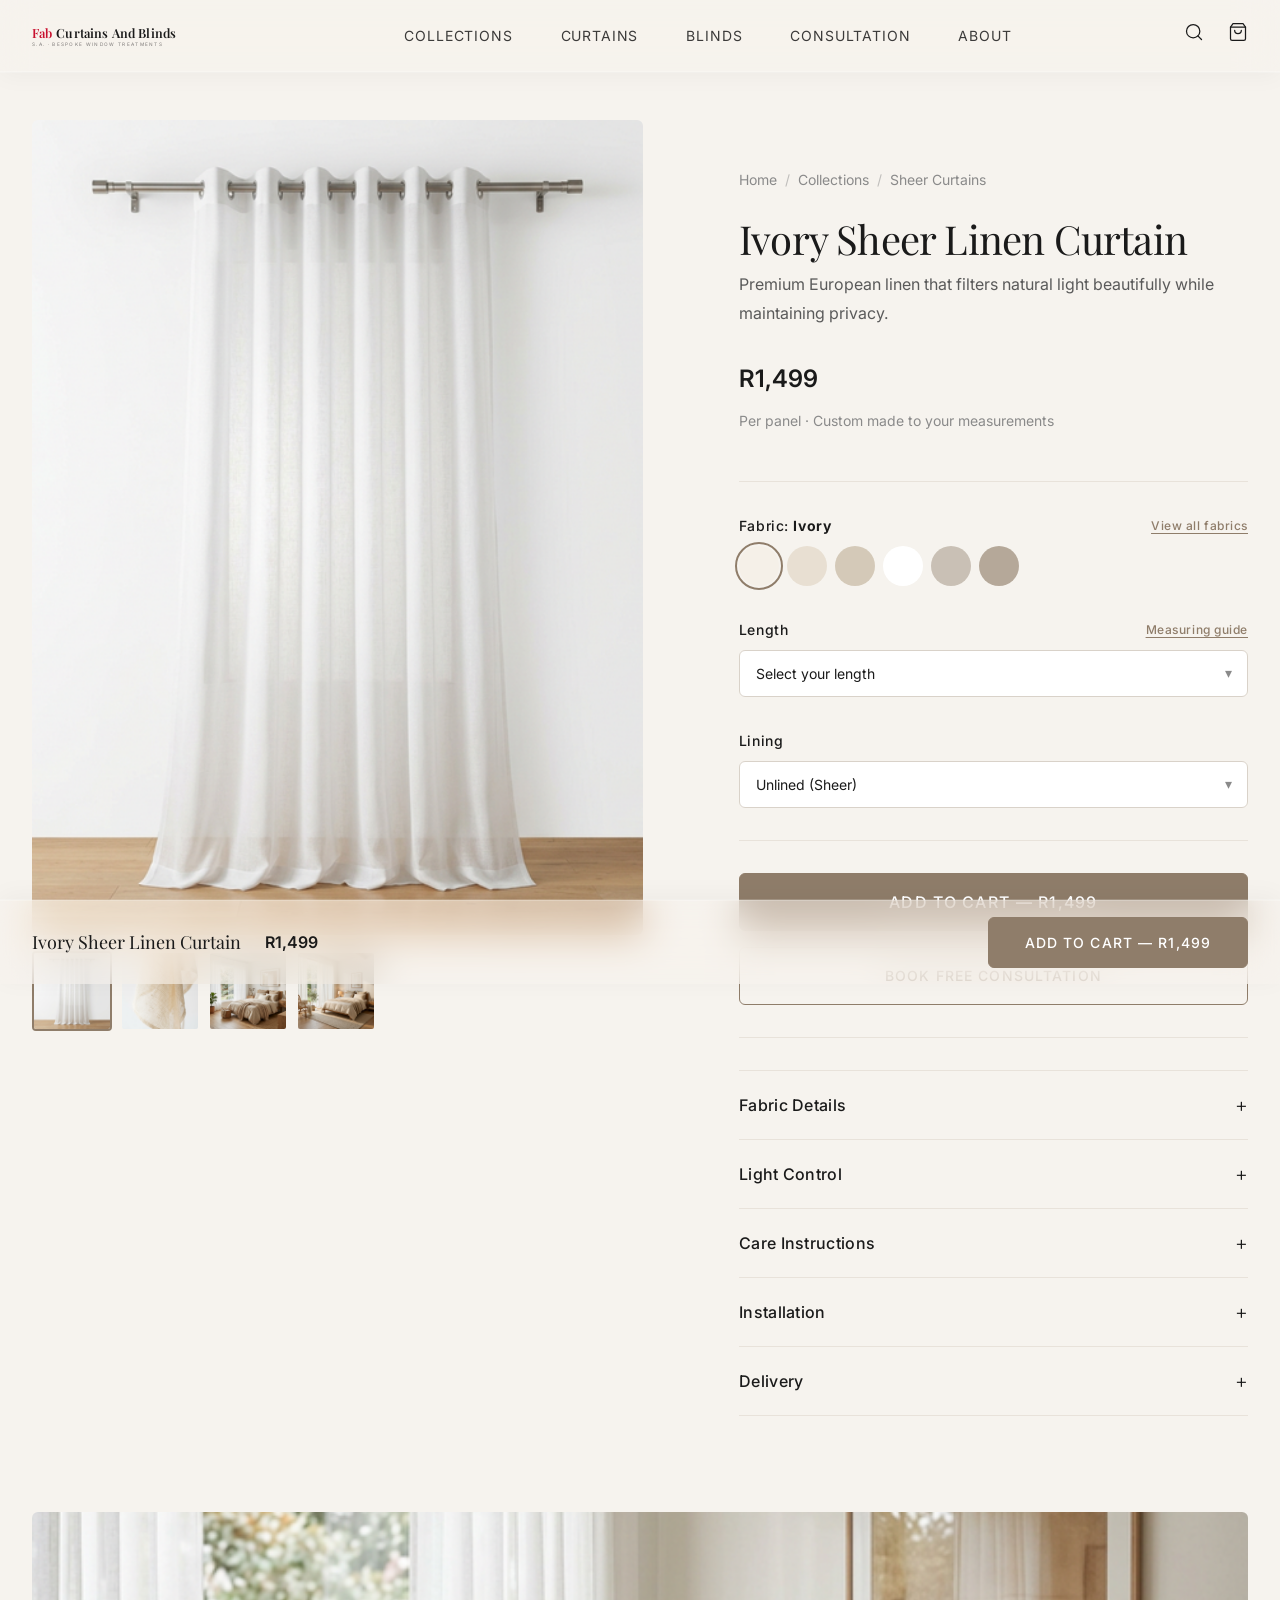
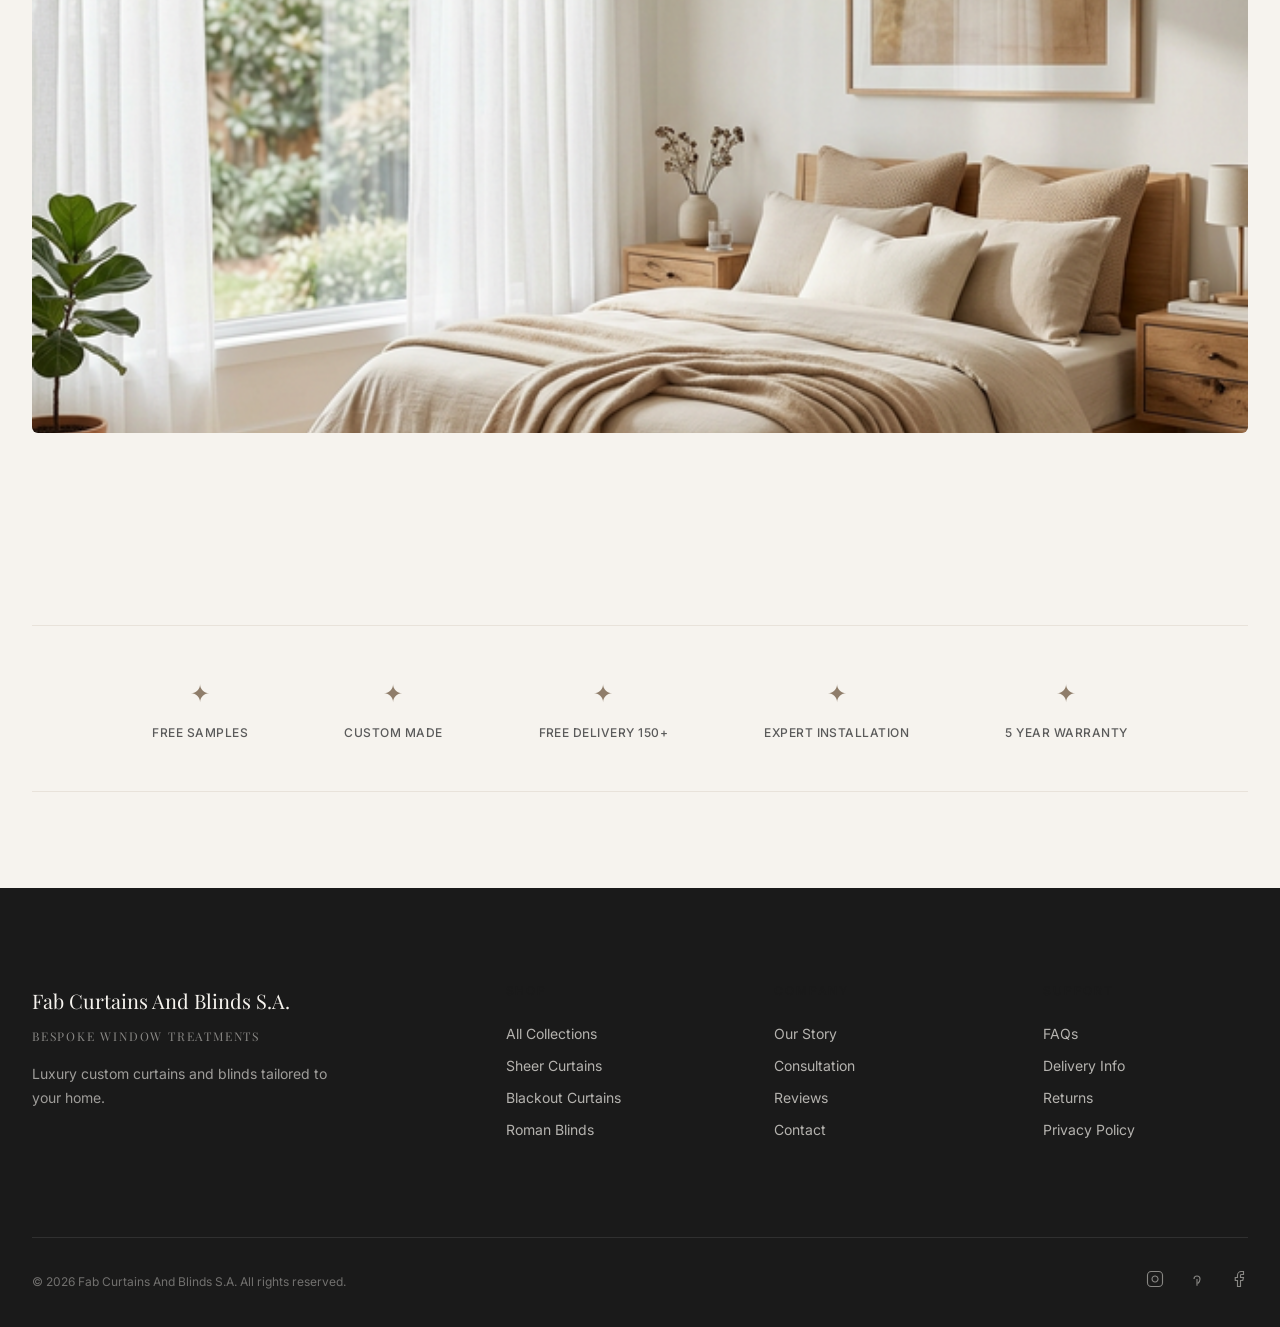
<file: product.html>
<!DOCTYPE html>
<html lang="en">

<head>
    <meta charset="UTF-8">
    <meta name="viewport" content="width=device-width, initial-scale=1.0">
    <title>Ivory Sheer Linen Curtain — Fab Curtains And Blinds S.A.</title>
    <meta name="description"
        content="The Ivory Sheer Linen Curtain features premium European linen that filters natural light beautifully. Custom-made to your measurements.">

    <link rel="preconnect" href="https://fonts.googleapis.com">
    <link rel="preconnect" href="https://fonts.gstatic.com" crossorigin>
    <link
        href="https://fonts.googleapis.com/css2?family=Inter:wght@300;400;500;600&family=Playfair+Display:ital,wght@0,400;0,500;0,600;1,400&display=swap"
        rel="stylesheet">

    <link rel="stylesheet" href="css/tokens.css">
    <link rel="stylesheet" href="css/base.css">
    <link rel="stylesheet" href="css/layout.css">
    <link rel="stylesheet" href="css/components.css">
    <link rel="stylesheet" href="css/product.css">
</head>

<body>

    <!-- ═══════════ HEADER ═══════════ -->
    <header class="header scrolled" id="main-header">
        <div class="header__inner">
            <a href="index.html" class="header__logo" aria-label="Fab Curtains And Blinds S.A. — Home">
                <svg class="header__logo-svg" viewBox="0 0 380 44" fill="none" xmlns="http://www.w3.org/2000/svg">
                    <text x="0" y="26" font-family="'Playfair Display', Georgia, serif" font-weight="600" font-size="24"
                        fill="#C8102E" letter-spacing="0.3">Fab</text>
                    <text x="46" y="26" font-family="'Playfair Display', Georgia, serif" font-weight="600" font-size="24"
                        fill="currentColor" letter-spacing="0.3">Curtains And Blinds</text>
                    <text x="0" y="42" font-family="'Inter', 'Helvetica Neue', sans-serif" font-weight="400"
                        font-size="9" fill="currentColor" letter-spacing="2.5" opacity="0.55">S.A.  ·  BESPOKE WINDOW
                        TREATMENTS</text>
                </svg>
            </a>
            <nav class="header__nav" id="main-nav">
                <a href="collection.html">Collections</a>
                <a href="collection.html?cat=curtains">Curtains</a>
                <a href="collection.html?cat=blinds">Blinds</a>
                <a href="#">Consultation</a>
                <a href="#">About</a>
            </nav>
            <div class="header__actions">
                <a href="#" aria-label="Search">
                    <svg width="20" height="20" viewBox="0 0 24 24" fill="none" stroke="currentColor" stroke-width="1.5"
                        stroke-linecap="round" stroke-linejoin="round">
                        <circle cx="11" cy="11" r="8" />
                        <line x1="21" y1="21" x2="16.65" y2="16.65" />
                    </svg>
                </a>
                <a href="#" aria-label="Cart">
                    <svg width="20" height="20" viewBox="0 0 24 24" fill="none" stroke="currentColor" stroke-width="1.5"
                        stroke-linecap="round" stroke-linejoin="round">
                        <path d="M6 2L3 6v14a2 2 0 0 0 2 2h14a2 2 0 0 0 2-2V6l-3-4z" />
                        <line x1="3" y1="6" x2="21" y2="6" />
                        <path d="M16 10a4 4 0 0 1-8 0" />
                    </svg>
                </a>
                <button class="menu-toggle" id="menu-toggle" aria-label="Menu">
                    <span></span><span></span><span></span>
                </button>
            </div>
        </div>
    </header>

    <!-- ═══════════ MOBILE MENU ═══════════ -->
    <div class="mobile-menu" id="mobile-menu">
        <div class="mobile-menu__inner">
            <nav class="mobile-menu__nav">
                <a href="collection.html" class="mobile-menu__link" style="--i:0">Collections</a>
                <a href="collection.html?cat=curtains" class="mobile-menu__link" style="--i:1">Curtains</a>
                <a href="collection.html?cat=blinds" class="mobile-menu__link" style="--i:2">Blinds</a>
                <a href="#" class="mobile-menu__link" style="--i:3">Consultation</a>
                <a href="#" class="mobile-menu__link" style="--i:4">About</a>
            </nav>
            <div class="mobile-menu__divider"></div>
            <div class="mobile-menu__secondary">
                <a href="#">FAQs</a>
                <a href="#">Care Guide</a>
                <a href="#">Contact</a>
            </div>
            <a href="#" class="btn btn--primary btn--full mobile-menu__cta">Book Free Consultation</a>
            <div class="mobile-menu__footer">
                <div class="mobile-menu__social">
                    <a href="#" aria-label="Instagram"><svg width="20" height="20" viewBox="0 0 24 24" fill="none"
                            stroke="currentColor" stroke-width="1.5" stroke-linecap="round" stroke-linejoin="round">
                            <rect x="2" y="2" width="20" height="20" rx="5" ry="5" />
                            <path d="M16 11.37A4 4 0 1 1 12.63 8 4 4 0 0 1 16 11.37z" />
                            <line x1="17.5" y1="6.5" x2="17.51" y2="6.5" />
                        </svg></a>
                    <a href="#" aria-label="Pinterest"><svg width="20" height="20" viewBox="0 0 24 24" fill="none"
                            stroke="currentColor" stroke-width="1.5" stroke-linecap="round" stroke-linejoin="round">
                            <path d="M8 12a4 4 0 1 1 8 0c0 4-3 6-3 6" />
                            <line x1="12" y1="12" x2="12" y2="21" />
                        </svg></a>
                    <a href="#" aria-label="Facebook"><svg width="20" height="20" viewBox="0 0 24 24" fill="none"
                            stroke="currentColor" stroke-width="1.5" stroke-linecap="round" stroke-linejoin="round">
                            <path d="M18 2h-3a5 5 0 0 0-5 5v3H7v4h3v8h4v-8h3l1-4h-4V7a1 1 0 0 1 1-1h3z" />
                        </svg></a>
                </div>
                <span class="mobile-menu__tagline">Bespoke Window Treatments · South Africa</span>
            </div>
        </div>
    </div>

    <main>
        <!-- ═══════════ PRODUCT LAYOUT ═══════════ -->
        <div class="container">
            <div class="product-layout">

                <!-- ── Gallery ── -->
                <div class="product-gallery" id="product-gallery">
                    <div class="product-gallery__main fade-in-zoom">
                        <img id="main-image" src="images/product_main_1772548478211.png"
                            alt="Ivory Sheer Linen Curtain">
                    </div>
                    <div class="product-gallery__thumbs">
                        <button class="product-gallery__thumb active fade-in-up"
                            data-img="images/product_main_1772548478211.png" style="transition-delay: 100ms">
                            <img src="images/product_main_1772548478211.png" alt="Main view">
                        </button>
                        <button class="product-gallery__thumb fade-in-up"
                            data-img="images/product_detail_1772548636083.png" style="transition-delay: 200ms">
                            <img src="images/product_detail_1772548636083.png" alt="Fabric detail">
                        </button>
                        <button class="product-gallery__thumb fade-in-up"
                            data-img="images/product_lifestyle_1772548743139.png" style="transition-delay: 300ms">
                            <img src="images/product_lifestyle_1772548743139.png" alt="Lifestyle view">
                        </button>
                        <button class="product-gallery__thumb fade-in-up"
                            data-img="images/cat_sheer_curtains_1772547416849.png" style="transition-delay: 400ms">
                            <img src="images/cat_sheer_curtains_1772547416849.png" alt="Room setting">
                        </button>
                    </div>
                </div>

                <!-- ── Product Info ── -->
                <div class="product-info">
                    <div class="product-info__breadcrumb">
                        <a href="index.html">Home</a>
                        <span>/</span>
                        <a href="collection.html">Collections</a>
                        <span>/</span>
                        <a href="collection.html?cat=sheer">Sheer Curtains</a>
                    </div>

                    <h1 class="product-info__title fade-in-up">Ivory Sheer Linen Curtain</h1>
                    <p class="product-info__subtitle fade-in-up" style="transition-delay: 50ms">Premium European linen
                        that filters natural light beautifully
                        while maintaining privacy.</p>

                    <div class="product-info__price fade-in-up" style="transition-delay: 100ms">R1,499</div>
                    <p class="product-info__price-note fade-in-up" style="transition-delay: 100ms">Per panel · Custom
                        made to your measurements</p>

                    <div class="product-info__divider"></div>

                    <!-- Fabric Swatch -->
                    <div class="option-group fade-in-up" style="transition-delay: 150ms">
                        <div class="option-group__label">
                            <span>Fabric: <strong id="swatch-label">Ivory</strong></span>
                            <a href="#">View all fabrics</a>
                        </div>
                        <div class="swatch-selector">
                            <div class="swatch-selector__options">
                                <button class="swatch active" style="background-color: #F5F0E8;" data-name="Ivory"
                                    title="Ivory"></button>
                                <button class="swatch" style="background-color: #E8DFD2;" data-name="Sand"
                                    title="Sand"></button>
                                <button class="swatch" style="background-color: #D4C9B8;" data-name="Oatmeal"
                                    title="Oatmeal"></button>
                                <button class="swatch" style="background-color: #FFFFFF;" data-name="Pure White"
                                    title="Pure White"></button>
                                <button class="swatch" style="background-color: #C9C0B5;" data-name="Stone"
                                    title="Stone"></button>
                                <button class="swatch" style="background-color: #B5A899;" data-name="Warm Taupe"
                                    title="Warm Taupe"></button>
                            </div>
                        </div>
                    </div>

                    <!-- Length Selector -->
                    <div class="option-group fade-in-up" style="transition-delay: 200ms">
                        <div class="option-group__label">
                            <span>Length</span>
                            <a href="#">Measuring guide</a>
                        </div>
                        <div class="select-wrapper">
                            <select id="length-select" aria-label="Select length">
                                <option value="">Select your length</option>
                                <option value="183">183 cm (Standard)</option>
                                <option value="213">213 cm</option>
                                <option value="228">228 cm</option>
                                <option value="244">244 cm (Floor length)</option>
                                <option value="274">274 cm (Puddling)</option>
                                <option value="custom">Custom measurement</option>
                            </select>
                        </div>
                    </div>

                    <!-- Lining Selector -->
                    <div class="option-group fade-in-up" style="transition-delay: 250ms">
                        <div class="option-group__label">
                            <span>Lining</span>
                        </div>
                        <div class="select-wrapper">
                            <select id="lining-select" aria-label="Select lining">
                                <option value="unlined">Unlined (Sheer)</option>
                                <option value="light">Light Privacy Lining (+R299)</option>
                                <option value="thermal">Thermal Lining (+R449)</option>
                                <option value="blackout">Blackout Lining (+R599)</option>
                            </select>
                        </div>
                    </div>

                    <div class="product-info__divider"></div>

                    <!-- Actions -->
                    <div class="product-actions fade-in-up" id="product-actions" style="transition-delay: 300ms">
                        <button class="btn btn--primary btn--lg btn--full" id="add-to-cart">Add to Cart —
                            R1,499</button>
                        <a href="#" class="btn btn--secondary btn--full">Book Free Consultation</a>
                    </div>

                    <div class="product-info__divider"></div>

                    <!-- Accordion Details -->
                    <div class="accordion fade-in-up" id="product-accordion" style="transition-delay: 350ms">
                        <div class="accordion__item">
                            <button class="accordion__trigger" aria-expanded="false">
                                <span>Fabric Details</span>
                                <span class="accordion__icon">+</span>
                            </button>
                            <div class="accordion__content">
                                <div class="accordion__body">
                                    <p>Our Ivory Sheer Linen is woven from 100% European flax linen using traditional
                                        methods. The natural, unbleached fibers create a soft, organic glow when backlit
                                        by sunlight. Each panel features a delicate drape with a gentle crinkle texture
                                        that adds depth and character to any space.</p>
                                    <p style="margin-top: 0.75rem;"><strong>Composition:</strong> 100% European
                                        Linen<br><strong>Weight:</strong> 120 gsm<br><strong>Width:</strong> 150 cm</p>
                                </div>
                            </div>
                        </div>
                        <div class="accordion__item">
                            <button class="accordion__trigger" aria-expanded="false">
                                <span>Light Control</span>
                                <span class="accordion__icon">+</span>
                            </button>
                            <div class="accordion__content">
                                <div class="accordion__body">
                                    <p>This sheer fabric allows approximately 70% of natural light to pass through,
                                        creating a warm, diffused glow in your room. It provides daytime privacy while
                                        maintaining an open, airy feel. For enhanced privacy or light control, consider
                                        adding a privacy or blackout lining.</p>
                                </div>
                            </div>
                        </div>
                        <div class="accordion__item">
                            <button class="accordion__trigger" aria-expanded="false">
                                <span>Care Instructions</span>
                                <span class="accordion__icon">+</span>
                            </button>
                            <div class="accordion__content">
                                <div class="accordion__body">
                                    <p>Dry clean recommended for best results. If machine washing, use a gentle cycle at
                                        30°C with a mesh laundry bag. Hang to dry — do not tumble dry. Iron on low heat
                                        while slightly damp for best results. Steam cleaning is also suitable.</p>
                                </div>
                            </div>
                        </div>
                        <div class="accordion__item">
                            <button class="accordion__trigger" aria-expanded="false">
                                <span>Installation</span>
                                <span class="accordion__icon">+</span>
                            </button>
                            <div class="accordion__content">
                                <div class="accordion__body">
                                    <p>Professional installation is available for R799 per window. Our skilled
                                        installers
                                        will fit your curtains with precision, ensuring a perfect hang. Installation
                                        includes all necessary hardware. Alternatively, each curtain comes with a
                                        standard 7.5 cm heading tape for easy self-installation.</p>
                                </div>
                            </div>
                        </div>
                        <div class="accordion__item">
                            <button class="accordion__trigger" aria-expanded="false">
                                <span>Delivery</span>
                                <span class="accordion__icon">+</span>
                            </button>
                            <div class="accordion__content">
                                <div class="accordion__body">
                                    <p>Custom-made curtains are delivered within 10–14 working days. Standard delivery
                                        is free for orders over R2,500. Express production is available for an
                                        additional
                                        R499, reducing the lead time to 5–7 working days. Fabric samples can be ordered
                                        free of charge.</p>
                                </div>
                            </div>
                        </div>
                    </div>
                </div>
            </div>
        </div>

        <!-- ═══════════ LIFESTYLE IMAGE ═══════════ -->
        <section class="product-lifestyle">
            <div class="container">
                <div class="product-lifestyle__image fade-in">
                    <img src="images/product_lifestyle_1772548743139.png"
                        alt="Ivory Sheer Linen Curtain in a bright modern bedroom" loading="lazy">
                </div>
            </div>
        </section>

        <!-- ═══════════ TRUST STRIP ═══════════ -->
        <section class="section--sm">
            <div class="container">
                <div class="trust-strip fade-in">
                    <div class="trust-item">
                        <span class="trust-item__icon">✦</span>
                        <span class="trust-item__text">Free Samples</span>
                    </div>
                    <div class="trust-item">
                        <span class="trust-item__icon">✦</span>
                        <span class="trust-item__text">Custom Made</span>
                    </div>
                    <div class="trust-item">
                        <span class="trust-item__icon">✦</span>
                        <span class="trust-item__text">Free Delivery 150+</span>
                    </div>
                    <div class="trust-item">
                        <span class="trust-item__icon">✦</span>
                        <span class="trust-item__text">Expert Installation</span>
                    </div>
                    <div class="trust-item">
                        <span class="trust-item__icon">✦</span>
                        <span class="trust-item__text">5 Year Warranty</span>
                    </div>
                </div>
            </div>
        </section>
    </main>

    <!-- ═══════════ STICKY ADD TO CART ═══════════ -->
    <div class="sticky-cart" id="sticky-cart">
        <div class="container">
            <div class="sticky-cart__inner">
                <div class="sticky-cart__info">
                    <span class="sticky-cart__title">Ivory Sheer Linen Curtain</span>
                    <span class="sticky-cart__price">R1,499</span>
                </div>
                <button class="btn btn--primary">Add to Cart — R1,499</button>
            </div>
        </div>
    </div>

    <!-- ═══════════ FOOTER ═══════════ -->
    <footer class="footer">
        <div class="container">
            <div class="footer__grid">
                <div>
                    <div class="footer__brand">
                        Fab Curtains And Blinds S.A.
                        <span class="footer__brand-sub">Bespoke Window Treatments</span>
                    </div>
                    <p class="footer__desc">Luxury custom curtains and blinds tailored to your home.</p>
                </div>
                <div>
                    <h5 class="footer__heading">Shop</h5>
                    <nav class="footer__links">
                        <a href="collection.html">All Collections</a>
                        <a href="collection.html?cat=sheer">Sheer Curtains</a>
                        <a href="collection.html?cat=blackout">Blackout Curtains</a>
                        <a href="collection.html?cat=roman">Roman Blinds</a>
                    </nav>
                </div>
                <div>
                    <h5 class="footer__heading">Company</h5>
                    <nav class="footer__links">
                        <a href="#">Our Story</a>
                        <a href="#">Consultation</a>
                        <a href="#">Reviews</a>
                        <a href="#">Contact</a>
                    </nav>
                </div>
                <div>
                    <h5 class="footer__heading">Support</h5>
                    <nav class="footer__links">
                        <a href="#">FAQs</a>
                        <a href="#">Delivery Info</a>
                        <a href="#">Returns</a>
                        <a href="#">Privacy Policy</a>
                    </nav>
                </div>
            </div>
            <div class="footer__bottom">
                <span>&copy; 2026 Fab Curtains And Blinds S.A. All rights reserved.</span>
                <div class="footer__social">
                    <a href="#" aria-label="Instagram">
                        <svg width="18" height="18" viewBox="0 0 24 24" fill="none" stroke="currentColor"
                            stroke-width="1.5">
                            <rect x="2" y="2" width="20" height="20" rx="5" ry="5" />
                            <path d="M16 11.37A4 4 0 1 1 12.63 8 4 4 0 0 1 16 11.37z" />
                            <line x1="17.5" y1="6.5" x2="17.51" y2="6.5" />
                        </svg>
                    </a>
                    <a href="#" aria-label="Pinterest">
                        <svg width="18" height="18" viewBox="0 0 24 24" fill="none" stroke="currentColor"
                            stroke-width="1.5">
                            <path d="M8 12a4 4 0 1 1 8 0c0 4-3 6-3 6" />
                            <line x1="12" y1="12" x2="12" y2="21" />
                        </svg>
                    </a>
                    <a href="#" aria-label="Facebook">
                        <svg width="18" height="18" viewBox="0 0 24 24" fill="none" stroke="currentColor"
                            stroke-width="1.5">
                            <path d="M18 2h-3a5 5 0 0 0-5 5v3H7v4h3v8h4v-8h3l1-4h-4V7a1 1 0 0 1 1-1h3z" />
                        </svg>
                    </a>
                </div>
            </div>
        </div>
    </footer>

    <script src="js/main.js"></script>
    <script src="js/waves.js"></script>
</body>

</html>
</file>
<file: css/tokens.css>
/* ══════════════════════════════════════════════════════════════
   DESIGN TOKENS — Fab Curtains And Blinds S.A.
   ══════════════════════════════════════════════════════════════ */

:root {
  /* ── Colors ── */
  --bg-primary: #F6F3EE;
  --bg-section: #EDE7DE;
  --bg-white: #FFFFFF;
  --text-primary: #1A1A1A;
  --text-secondary: #5A5A5A;
  --text-light: #8A8A8A;
  --accent: #8F7D6A;
  --accent-hover: #7A6B5A;
  --accent-light: rgba(143, 125, 106, 0.12);
  --border: #D9D2C9;
  --border-light: #E8E2DA;
  --overlay: rgba(26, 26, 26, 0.35);
  --overlay-dark: rgba(26, 26, 26, 0.55);

  /* ── Typography ── */
  --font-serif: 'Playfair Display', 'Georgia', serif;
  --font-sans: 'Inter', 'Helvetica Neue', sans-serif;

  /* ── Type Scale ── */
  --text-xs: 0.75rem;      /* 12px */
  --text-sm: 0.875rem;     /* 14px */
  --text-base: 1rem;       /* 16px */
  --text-lg: 1.125rem;     /* 18px */
  --text-xl: 1.25rem;      /* 20px */
  --text-2xl: 1.5rem;      /* 24px */
  --text-3xl: 2rem;        /* 32px */
  --text-4xl: 2.5rem;      /* 40px */
  --text-5xl: 3.25rem;     /* 52px */
  --text-6xl: 4rem;        /* 64px */

  /* ── Spacing ── */
  --space-xs: 0.5rem;
  --space-sm: 1rem;
  --space-md: 1.5rem;
  --space-lg: 2rem;
  --space-xl: 3rem;
  --space-2xl: 4rem;
  --space-3xl: 6rem;
  --space-4xl: 8rem;

  /* ── Layout ── */
  --container-max: 1280px;
  --container-narrow: 960px;
  --container-wide: 1440px;
  --header-height: 72px;

  /* ── Borders & Shadows ── */
  --radius: 6px;
  --radius-sm: 4px;
  --radius-lg: 12px;
  --radius-full: 50%;
  --shadow-subtle: 0 2px 12px rgba(0, 0, 0, 0.04);
  --shadow-card: 0 4px 24px rgba(0, 0, 0, 0.06);
  --shadow-elevated: 0 8px 40px rgba(0, 0, 0, 0.08);

  /* ── Transitions ── */
  --ease-smooth: cubic-bezier(0.25, 0.1, 0.25, 1);
  --ease-out: cubic-bezier(0, 0, 0.2, 1);
  --duration-fast: 200ms;
  --duration-base: 350ms;
  --duration-slow: 600ms;

  /* ── Z-Index ── */
  --z-header: 100;
  --z-overlay: 200;
  --z-modal: 300;
  --z-sticky: 50;
}
</file>
<file: css/base.css>
/* ══════════════════════════════════════════════════════════════
   BASE STYLES — Reset, Typography, Global
   ══════════════════════════════════════════════════════════════ */

/* ── Reset ── */
*,
*::before,
*::after {
  margin: 0;
  padding: 0;
  box-sizing: border-box;
}

html {
  scroll-behavior: smooth;
  -webkit-font-smoothing: antialiased;
  -moz-osx-font-smoothing: grayscale;
  font-size: 16px;
}

body {
  font-family: var(--font-sans);
  font-size: var(--text-base);
  line-height: 1.7;
  color: var(--text-primary);
  background-color: var(--bg-primary);
  overflow-x: hidden;
}

body.menu-open {
  overflow: hidden;
}

img {
  max-width: 100%;
  height: auto;
  display: block;
}

a {
  color: inherit;
  text-decoration: none;
  transition: color var(--duration-fast) var(--ease-smooth);
}

a:hover {
  color: var(--accent);
}

ul,
ol {
  list-style: none;
}

button,
input,
select,
textarea {
  font-family: inherit;
  font-size: inherit;
  border: none;
  outline: none;
  background: none;
  color: inherit;
}

button {
  cursor: pointer;
}

/* ── Typography ── */
h1,
h2,
h3,
h4,
h5,
h6 {
  font-family: var(--font-serif);
  font-weight: 400;
  line-height: 1.2;
  letter-spacing: -0.01em;
  color: var(--text-primary);
}

h1 {
  font-size: var(--text-5xl);
  line-height: 1.1;
  letter-spacing: -0.02em;
}

h2 {
  font-size: var(--text-4xl);
  line-height: 1.15;
}

h3 {
  font-size: var(--text-3xl);
}

h4 {
  font-size: var(--text-2xl);
}

h5 {
  font-size: var(--text-xl);
}

p {
  color: var(--text-secondary);
  max-width: 600px;
  line-height: 1.8;
}

.text-sm {
  font-size: var(--text-sm);
}

.text-lg {
  font-size: var(--text-lg);
}

.text-accent {
  color: var(--accent);
}

.text-center {
  text-align: center;
}

/* ── Selection ── */
::selection {
  background: var(--accent-light);
  color: var(--text-primary);
}

/* ── Scrollbar (subtle) ── */
::-webkit-scrollbar {
  width: 6px;
}

::-webkit-scrollbar-track {
  background: var(--bg-primary);
}

::-webkit-scrollbar-thumb {
  background: var(--border);
  border-radius: 3px;
}

::-webkit-scrollbar-thumb:hover {
  background: var(--accent);
}

/* ── Animations ── */
.fade-in {
  opacity: 0;
  transform: translateY(24px);
  transition: opacity var(--duration-slow) var(--ease-out),
    transform var(--duration-slow) var(--ease-out);
}

.fade-in.visible {
  opacity: 1;
  transform: translateY(0);
}

.fade-in-left {
  opacity: 0;
  transform: translateX(-30px);
  transition: opacity var(--duration-slow) var(--ease-out),
    transform var(--duration-slow) var(--ease-out);
}

.fade-in-left.visible {
  opacity: 1;
  transform: translateX(0);
}

.fade-in-right {
  opacity: 0;
  transform: translateX(30px);
  transition: opacity var(--duration-slow) var(--ease-out),
    transform var(--duration-slow) var(--ease-out);
}

.fade-in-right.visible {
  opacity: 1;
  transform: translateX(0);
}

.fade-in-up {
  opacity: 0;
  transform: translateY(40px);
  transition: opacity var(--duration-slow) var(--ease-out),
    transform var(--duration-slow) var(--ease-out);
}

.fade-in-up.visible {
  opacity: 1;
  transform: translateY(0);
}

.fade-in-zoom {
  opacity: 0;
  transform: scale(0.95);
  transition: opacity var(--duration-slow) var(--ease-out),
    transform var(--duration-slow) var(--ease-out);
}

.fade-in-zoom.visible {
  opacity: 1;
  transform: scale(1);
}

/* ── Responsive Typography ── */
@media (max-width: 768px) {
  h1 {
    font-size: var(--text-3xl);
  }

  h2 {
    font-size: var(--text-2xl);
  }

  h3 {
    font-size: var(--text-xl);
  }
}
</file>
<file: css/layout.css>
/* ══════════════════════════════════════════════════════════════
   LAYOUT — Header, Footer, Grid Utilities
   ══════════════════════════════════════════════════════════════ */

/* ── Container ── */
.container {
    width: 100%;
    max-width: var(--container-max);
    margin: 0 auto;
    padding: 0 var(--space-lg);
}

/* Ensure content stacks above interactive wave canvas */
[data-waves]>.container {
    position: relative;
    z-index: 1;
}

[data-waves] {
    overflow: hidden;
}

.container--narrow {
    max-width: var(--container-narrow);
}

.container--wide {
    max-width: var(--container-wide);
}

/* ── Section Spacing ── */
.section {
    padding: var(--space-4xl) 0;
}

.section--sm {
    padding: var(--space-3xl) 0;
}

.section--beige {
    background-color: var(--bg-section);
}

.section--white {
    background-color: var(--bg-white);
}

/* ── Header ── */
.header {
    position: fixed;
    top: 0;
    left: 0;
    width: 100%;
    height: var(--header-height);
    z-index: var(--z-header);
    transition: background-color var(--duration-base) var(--ease-smooth),
        box-shadow var(--duration-base) var(--ease-smooth),
        backdrop-filter var(--duration-base) var(--ease-smooth);
}

/* When mobile menu is open, elevate header above the overlay */
.menu-open .header {
    z-index: calc(var(--z-overlay) + 5);
}

.header__inner {
    display: flex;
    align-items: center;
    justify-content: space-between;
    height: 100%;
    max-width: var(--container-wide);
    margin: 0 auto;
    padding: 0 var(--space-lg);
}

.header--transparent {
    background: rgba(246, 243, 238, 0.08);
    backdrop-filter: blur(16px) saturate(1.4);
    -webkit-backdrop-filter: blur(16px) saturate(1.4);
    border-bottom: 1px solid rgba(255, 255, 255, 0.12);
}

.header--transparent .header__logo,
.header--transparent .header__nav a,
.header--transparent .header__actions a,
.header--transparent .header__actions button {
    color: var(--bg-white);
}

.header.scrolled {
    background: rgba(246, 243, 238, 0.55);
    backdrop-filter: blur(20px) saturate(1.6);
    -webkit-backdrop-filter: blur(20px) saturate(1.6);
    box-shadow: 0 1px 0 rgba(255, 255, 255, 0.18),
        0 4px 24px rgba(0, 0, 0, 0.04);
    border-bottom: 1px solid rgba(255, 255, 255, 0.2);
}

.header.scrolled .header__logo,
.header.scrolled .header__nav a,
.header.scrolled .header__actions a,
.header.scrolled .header__actions button {
    color: var(--text-primary);
}

.header__logo {
    display: flex;
    align-items: center;
    transition: color var(--duration-base) var(--ease-smooth);
    color: inherit;
    flex-shrink: 0;
}

.header__logo-svg {
    width: 200px;
    height: auto;
    display: block;
}

.header__nav {
    display: flex;
    align-items: center;
    gap: var(--space-xl);
}

.header__nav a {
    font-size: var(--text-sm);
    font-weight: 400;
    letter-spacing: 0.06em;
    text-transform: uppercase;
    transition: color var(--duration-fast) var(--ease-smooth),
        opacity var(--duration-fast) var(--ease-smooth);
    opacity: 0.85;
}

.header__nav a:hover {
    opacity: 1;
    color: var(--accent);
}

.header__actions {
    display: flex;
    align-items: center;
    gap: var(--space-md);
}

.header__actions a,
.header__actions button {
    font-size: var(--text-sm);
    letter-spacing: 0.04em;
    transition: color var(--duration-fast) var(--ease-smooth);
}

/* ── Mobile Menu Toggle ── */
.menu-toggle {
    display: none;
    flex-direction: column;
    gap: 5px;
    padding: 4px;
    cursor: pointer;
    position: relative;
}

/* When menu is active, force dark color since overlay bg is light */
.menu-toggle.active {
    color: var(--text-primary) !important;
}

.menu-toggle span {
    display: block;
    width: 24px;
    height: 1.5px;
    background-color: currentColor;
    transition: transform var(--duration-base) var(--ease-smooth),
        opacity var(--duration-base) var(--ease-smooth);
}

.menu-toggle.active span:nth-child(1) {
    transform: rotate(45deg) translate(4px, 5px);
}

.menu-toggle.active span:nth-child(2) {
    opacity: 0;
}

.menu-toggle.active span:nth-child(3) {
    transform: rotate(-45deg) translate(4px, -5px);
}

/* ── Mobile Menu ── */
.mobile-menu {
    position: fixed;
    inset: 0;
    background: linear-gradient(180deg, var(--bg-primary) 0%, var(--bg-section) 100%);
    z-index: var(--z-overlay);
    opacity: 0;
    pointer-events: none;
    transition: opacity 400ms var(--ease-smooth);
    overflow-y: auto;
    -webkit-overflow-scrolling: touch;
}

.mobile-menu.active {
    opacity: 1;
    pointer-events: all;
}

.mobile-menu__inner {
    display: flex;
    flex-direction: column;
    min-height: 100%;
    padding: calc(var(--header-height) + 2rem) var(--space-lg) var(--space-xl);
}

/* ── Nav Links — staggered slide-up ── */
.mobile-menu__nav {
    display: flex;
    flex-direction: column;
    gap: 0;
}

.mobile-menu__link {
    font-family: var(--font-serif);
    font-size: 2.25rem;
    color: var(--text-primary);
    padding: 0.6rem 0;
    opacity: 0;
    transform: translateY(20px);
    transition: opacity 400ms var(--ease-smooth),
        transform 400ms var(--ease-smooth),
        color 200ms var(--ease-smooth);
    transition-delay: calc(var(--i) * 60ms + 100ms);
    letter-spacing: -0.01em;
    line-height: 1.2;
}

.mobile-menu__link:hover {
    color: var(--accent);
}

.mobile-menu.active .mobile-menu__link {
    opacity: 1;
    transform: translateY(0);
}

/* ── Accent Divider ── */
.mobile-menu__divider {
    width: 40px;
    height: 1.5px;
    background: var(--accent);
    margin: var(--space-lg) 0;
    opacity: 0;
    transform: scaleX(0);
    transform-origin: left;
    transition: opacity 400ms var(--ease-smooth), transform 500ms var(--ease-smooth);
    transition-delay: 450ms;
}

.mobile-menu.active .mobile-menu__divider {
    opacity: 0.6;
    transform: scaleX(1);
}

/* ── Secondary Links ── */
.mobile-menu__secondary {
    display: flex;
    gap: var(--space-lg);
    opacity: 0;
    transform: translateY(10px);
    transition: opacity 400ms var(--ease-smooth), transform 400ms var(--ease-smooth);
    transition-delay: 500ms;
}

.mobile-menu.active .mobile-menu__secondary {
    opacity: 1;
    transform: translateY(0);
}

.mobile-menu__secondary a {
    font-size: var(--text-sm);
    color: var(--text-secondary);
    letter-spacing: 0.04em;
    transition: color 200ms var(--ease-smooth);
}

.mobile-menu__secondary a:hover {
    color: var(--accent);
}

/* ── CTA Button ── */
.mobile-menu__cta {
    margin-top: var(--space-xl);
    opacity: 0;
    transform: translateY(10px);
    transition: opacity 400ms var(--ease-smooth),
        transform 400ms var(--ease-smooth),
        background 200ms var(--ease-smooth) !important;
    transition-delay: 560ms;
}

.mobile-menu.active .mobile-menu__cta {
    opacity: 1;
    transform: translateY(0);
}

/* ── Footer ── */
.mobile-menu__footer {
    margin-top: auto;
    padding-top: var(--space-xl);
    display: flex;
    flex-direction: column;
    align-items: flex-start;
    gap: var(--space-md);
    opacity: 0;
    transition: opacity 500ms var(--ease-smooth);
    transition-delay: 600ms;
}

.mobile-menu.active .mobile-menu__footer {
    opacity: 1;
}

.mobile-menu__social {
    display: flex;
    gap: var(--space-md);
}

.mobile-menu__social a {
    color: var(--text-light);
    transition: color 200ms var(--ease-smooth);
}

.mobile-menu__social a:hover {
    color: var(--accent);
}

.mobile-menu__tagline {
    font-size: var(--text-xs);
    color: var(--text-light);
    letter-spacing: 0.12em;
    text-transform: uppercase;
    opacity: 0.6;
}

/* ── Footer ── */
.footer {
    background-color: var(--text-primary);
    color: var(--bg-primary);
    padding: var(--space-3xl) 0 var(--space-lg);
}

.footer__grid {
    display: grid;
    grid-template-columns: 2fr 1fr 1fr 1fr;
    gap: var(--space-2xl);
    margin-bottom: var(--space-3xl);
}

.footer__brand {
    font-family: var(--font-serif);
    font-size: var(--text-xl);
    margin-bottom: var(--space-sm);
    color: var(--bg-primary);
}

.footer__brand-sub {
    font-size: var(--text-xs);
    letter-spacing: 0.15em;
    text-transform: uppercase;
    opacity: 0.5;
    margin-top: var(--space-xs);
    display: block;
}

.footer__desc {
    font-size: var(--text-sm);
    color: rgba(246, 243, 238, 0.6);
    line-height: 1.7;
    max-width: 300px;
    margin-top: var(--space-sm);
}

.footer__heading {
    font-family: var(--font-sans);
    font-size: var(--text-xs);
    letter-spacing: 0.15em;
    text-transform: uppercase;
    opacity: 0.5;
    margin-bottom: var(--space-md);
    font-weight: 500;
}

.footer__links {
    display: flex;
    flex-direction: column;
    gap: var(--space-xs);
}

.footer__links a {
    font-size: var(--text-sm);
    color: rgba(246, 243, 238, 0.7);
    transition: color var(--duration-fast) var(--ease-smooth);
}

.footer__links a:hover {
    color: var(--bg-primary);
}

.footer__newsletter {
    margin-top: var(--space-sm);
}

.footer__newsletter-input {
    display: flex;
    gap: 0;
    margin-top: var(--space-sm);
}

.footer__newsletter-input input {
    flex: 1;
    padding: 12px 16px;
    background: rgba(246, 243, 238, 0.08);
    border: 1px solid rgba(246, 243, 238, 0.15);
    border-radius: var(--radius) 0 0 var(--radius);
    color: var(--bg-primary);
    font-size: var(--text-sm);
}

.footer__newsletter-input input::placeholder {
    color: rgba(246, 243, 238, 0.4);
}

.footer__newsletter-input button {
    padding: 12px 20px;
    background: var(--accent);
    color: var(--bg-white);
    border-radius: 0 var(--radius) var(--radius) 0;
    font-size: var(--text-sm);
    font-weight: 500;
    letter-spacing: 0.04em;
    transition: background var(--duration-fast) var(--ease-smooth);
}

.footer__newsletter-input button:hover {
    background: var(--accent-hover);
}

.footer__bottom {
    display: flex;
    align-items: center;
    justify-content: space-between;
    padding-top: var(--space-lg);
    border-top: 1px solid rgba(246, 243, 238, 0.1);
    font-size: var(--text-xs);
    color: rgba(246, 243, 238, 0.4);
}

.footer__social {
    display: flex;
    gap: var(--space-md);
}

.footer__social a {
    color: rgba(246, 243, 238, 0.5);
    transition: color var(--duration-fast) var(--ease-smooth);
}

.footer__social a:hover {
    color: var(--bg-primary);
}

/* ── Grid Utilities ── */
.grid-2 {
    display: grid;
    grid-template-columns: repeat(2, 1fr);
    gap: var(--space-lg);
}

.grid-3 {
    display: grid;
    grid-template-columns: repeat(3, 1fr);
    gap: var(--space-lg);
}

.grid-4 {
    display: grid;
    grid-template-columns: repeat(4, 1fr);
    gap: var(--space-lg);
}

/* ── Responsive Layout ── */

/* Prevent background scroll when mobile menu is open */
.menu-open {
    overflow: hidden;
}

@media (max-width: 1024px) {
    .header__nav {
        display: none;
    }

    .menu-toggle {
        display: flex;
    }

    .header__logo-svg {
        width: 150px;
    }

    .footer__grid {
        grid-template-columns: 1fr 1fr;
        gap: var(--space-xl);
    }

    .grid-4 {
        grid-template-columns: repeat(2, 1fr);
    }
}

@media (max-width: 768px) {
    :root {
        --header-height: 60px;
    }

    .container {
        padding: 0 var(--space-sm);
    }

    .header__inner {
        padding: 0 var(--space-sm);
    }

    .header__logo-svg {
        width: 130px;
    }

    .section {
        padding: var(--space-2xl) 0;
    }

    .grid-2,
    .grid-3 {
        grid-template-columns: 1fr;
    }

    .footer__grid {
        grid-template-columns: 1fr;
        gap: var(--space-lg);
    }

    .footer__bottom {
        flex-direction: column;
        gap: var(--space-sm);
        text-align: center;
    }
}

@media (max-width: 480px) {
    .header__logo-svg {
        width: 110px;
    }

    .header__actions a svg {
        width: 18px;
        height: 18px;
    }
}
</file>
<file: css/components.css>
/* ══════════════════════════════════════════════════════════════
   COMPONENTS — Reusable UI Components
   ══════════════════════════════════════════════════════════════ */

/* ═══════════ BUTTONS ═══════════ */

.btn {
    display: inline-flex;
    align-items: center;
    justify-content: center;
    gap: 8px;
    padding: 16px 36px;
    font-size: var(--text-sm);
    font-weight: 500;
    letter-spacing: 0.08em;
    text-transform: uppercase;
    border-radius: var(--radius);
    transition: all var(--duration-base) var(--ease-smooth);
    white-space: nowrap;
    cursor: pointer;
}

.btn--primary {
    background-color: var(--accent);
    color: var(--bg-white);
    border: 1.5px solid var(--accent);
}

.btn--primary:hover {
    background-color: var(--accent-hover);
    border-color: var(--accent-hover);
    color: var(--bg-white);
    transform: translateY(-1px);
    box-shadow: 0 4px 16px rgba(143, 125, 106, 0.25);
}

.btn--secondary {
    background-color: transparent;
    color: var(--accent);
    border: 1.5px solid var(--accent);
}

.btn--secondary:hover {
    background-color: var(--accent);
    color: var(--bg-white);
    transform: translateY(-1px);
}

.btn--white {
    background-color: var(--bg-white);
    color: var(--text-primary);
    border: 1.5px solid var(--bg-white);
}

.btn--white:hover {
    background-color: transparent;
    color: var(--bg-white);
    border-color: var(--bg-white);
}

.btn--lg {
    padding: 18px 44px;
    font-size: var(--text-base);
}

.btn--sm {
    padding: 10px 24px;
    font-size: var(--text-xs);
}

.btn--full {
    width: 100%;
}

/* ═══════════ PRODUCT CARD ═══════════ */

.product-card {
    position: relative;
    overflow: hidden;
    border-radius: var(--radius);
    background: var(--bg-white);
    transition: box-shadow var(--duration-base) var(--ease-smooth);
}

.product-card:hover {
    box-shadow: var(--shadow-card);
}

.product-card__image {
    position: relative;
    overflow: hidden;
    aspect-ratio: 3 / 4;
}

.product-card__image img {
    width: 100%;
    height: 100%;
    object-fit: cover;
    transition: transform var(--duration-slow) var(--ease-smooth);
}

.product-card:hover .product-card__image img {
    transform: scale(1.05);
}

.product-card__hover-img {
    position: absolute;
    inset: 0;
    opacity: 0;
    transition: opacity var(--duration-base) var(--ease-smooth);
}

.product-card__hover-img img {
    width: 100%;
    height: 100%;
    object-fit: cover;
}

.product-card:hover .product-card__hover-img {
    opacity: 1;
}

.product-card__badge {
    position: absolute;
    top: var(--space-sm);
    left: var(--space-sm);
    padding: 4px 12px;
    background: var(--accent);
    color: var(--bg-white);
    font-size: var(--text-xs);
    letter-spacing: 0.08em;
    text-transform: uppercase;
    border-radius: var(--radius-sm);
}

.product-card__body {
    padding: var(--space-md);
}

.product-card__title {
    font-family: var(--font-serif);
    font-size: var(--text-lg);
    font-weight: 400;
    margin-bottom: 4px;
}

.product-card__subtitle {
    font-size: var(--text-sm);
    color: var(--text-light);
    margin-bottom: var(--space-xs);
}

.product-card__price {
    font-size: var(--text-base);
    font-weight: 500;
    color: var(--text-primary);
}

.product-card__price-from {
    font-size: var(--text-sm);
    color: var(--text-light);
    font-weight: 400;
}

/* ═══════════ COLLECTION TILE ═══════════ */

.collection-tile {
    position: relative;
    overflow: hidden;
    border-radius: var(--radius);
    aspect-ratio: 4 / 5;
    cursor: pointer;
}

.collection-tile img {
    width: 100%;
    height: 100%;
    object-fit: cover;
    transition: transform var(--duration-slow) var(--ease-smooth);
}

.collection-tile:hover img {
    transform: scale(1.06);
}

.collection-tile__overlay {
    position: absolute;
    inset: 0;
    background: linear-gradient(to top, rgba(26, 26, 26, 0.5) 0%, transparent 60%);
    display: flex;
    flex-direction: column;
    justify-content: flex-end;
    padding: var(--space-lg);
    transition: background var(--duration-base) var(--ease-smooth);
}

.collection-tile:hover .collection-tile__overlay {
    background: linear-gradient(to top, rgba(26, 26, 26, 0.6) 0%, transparent 70%);
}

.collection-tile__title {
    font-family: var(--font-serif);
    font-size: var(--text-2xl);
    color: var(--bg-white);
    margin-bottom: 4px;
}

.collection-tile__count {
    font-size: var(--text-sm);
    color: rgba(255, 255, 255, 0.7);
    letter-spacing: 0.04em;
}

/* ═══════════ FABRIC SWATCH SELECTOR ═══════════ */

.swatch-selector {
    display: flex;
    flex-direction: column;
    gap: var(--space-xs);
}

.swatch-selector__label {
    font-size: var(--text-sm);
    font-weight: 500;
    letter-spacing: 0.04em;
}

.swatch-selector__label span {
    font-weight: 400;
    color: var(--text-light);
    margin-left: 4px;
}

.swatch-selector__options {
    display: flex;
    gap: var(--space-xs);
    flex-wrap: wrap;
}

.swatch {
    width: 40px;
    height: 40px;
    border-radius: var(--radius-full);
    cursor: pointer;
    border: 2px solid transparent;
    outline: 2px solid transparent;
    outline-offset: 2px;
    transition: outline-color var(--duration-fast) var(--ease-smooth),
        transform var(--duration-fast) var(--ease-smooth);
}

.swatch:hover {
    transform: scale(1.1);
}

.swatch.active {
    outline-color: var(--accent);
}

/* ═══════════ ACCORDION ═══════════ */

.accordion {
    border-top: 1px solid var(--border-light);
}

.accordion__item {
    border-bottom: 1px solid var(--border-light);
}

.accordion__trigger {
    display: flex;
    align-items: center;
    justify-content: space-between;
    width: 100%;
    padding: var(--space-md) 0;
    font-family: var(--font-sans);
    font-size: var(--text-base);
    font-weight: 500;
    letter-spacing: 0.02em;
    cursor: pointer;
    transition: color var(--duration-fast) var(--ease-smooth);
}

.accordion__trigger:hover {
    color: var(--accent);
}

.accordion__icon {
    font-size: var(--text-xl);
    font-weight: 300;
    transition: transform var(--duration-base) var(--ease-smooth);
    line-height: 1;
}

.accordion__item.active .accordion__icon {
    transform: rotate(45deg);
}

.accordion__content {
    max-height: 0;
    overflow: hidden;
    transition: max-height var(--duration-base) var(--ease-smooth);
}

.accordion__body {
    padding-bottom: var(--space-md);
}

.accordion__body p {
    font-size: var(--text-sm);
    color: var(--text-secondary);
    line-height: 1.8;
}

/* ═══════════ TESTIMONIAL BLOCK ═══════════ */

.testimonial {
    text-align: center;
    max-width: 720px;
    margin: 0 auto;
}

.testimonial__quote-mark {
    font-family: var(--font-serif);
    font-size: 4rem;
    color: var(--accent);
    line-height: 1;
    margin-bottom: var(--space-sm);
    opacity: 0.5;
}

.testimonial__quote {
    font-family: var(--font-serif);
    font-size: var(--text-2xl);
    line-height: 1.5;
    color: var(--text-primary);
    font-style: italic;
    margin-bottom: var(--space-lg);
    max-width: none;
}

.testimonial__author {
    font-size: var(--text-sm);
    color: var(--text-light);
    letter-spacing: 0.04em;
}

.testimonial__author strong {
    color: var(--text-primary);
    font-weight: 500;
    display: block;
    margin-bottom: 2px;
}

/* ═══════════ HERO VARIANT ═══════════ */

.hero {
    position: relative;
    height: 100vh;
    min-height: 600px;
    max-height: 1000px;
    overflow: hidden;
}

.hero__image {
    position: absolute;
    inset: 0;
}

.hero__image img {
    width: 100%;
    height: 100%;
    object-fit: cover;
}

/* ── Slideshow ── */
.hero__slides {
    position: absolute;
    inset: 0;
}

.hero__slide {
    position: absolute;
    inset: 0;
    opacity: 0;
    transition: opacity 1.8s cubic-bezier(0.25, 0.1, 0.25, 1);
}

.hero__slide.active {
    opacity: 1;
}

.hero__slide img {
    width: 100%;
    height: 100%;
    object-fit: cover;
    animation: kenBurns 6s ease-in-out forwards;
}

@keyframes kenBurns {
    0% {
        transform: scale(1);
    }

    100% {
        transform: scale(1.08);
    }
}

.hero__slide.active img {
    animation: kenBurns 6s ease-in-out forwards;
}

/* ── Slide Indicators ── */
.hero__indicators {
    position: absolute;
    bottom: var(--space-2xl);
    right: var(--space-2xl);
    display: flex;
    gap: var(--space-md);
    z-index: 2;
}

.hero__indicator {
    display: flex;
    flex-direction: column;
    align-items: flex-start;
    gap: 6px;
    cursor: pointer;
    opacity: 0.5;
    transition: opacity var(--duration-base) var(--ease-smooth);
    padding: 0;
    min-width: 90px;
}

.hero__indicator:hover,
.hero__indicator.active {
    opacity: 1;
}

.hero__indicator-label {
    font-size: 10px;
    font-weight: 500;
    letter-spacing: 0.1em;
    text-transform: uppercase;
    color: var(--bg-white);
    white-space: nowrap;
}

.hero__indicator-bar {
    width: 100%;
    height: 2px;
    background: rgba(255, 255, 255, 0.2);
    border-radius: 2px;
    overflow: hidden;
}

.hero__indicator-fill {
    display: block;
    width: 0%;
    height: 100%;
    background: var(--bg-white);
    border-radius: 2px;
    transition: none;
}

.hero__indicator.active .hero__indicator-fill {
    animation: indicatorProgress 5s linear forwards;
}

@keyframes indicatorProgress {
    0% {
        width: 0%;
    }

    100% {
        width: 100%;
    }
}

.hero__overlay {
    position: absolute;
    inset: 0;
    background: linear-gradient(135deg,
            rgba(26, 26, 26, 0.45) 0%,
            rgba(26, 26, 26, 0.15) 100%);
    z-index: 1;
}

.hero__content {
    position: absolute;
    bottom: var(--space-4xl);
    left: var(--space-2xl);
    max-width: 560px;
    z-index: 2;
}

.hero__title {
    font-family: var(--font-serif);
    font-size: var(--text-5xl);
    color: var(--bg-white);
    line-height: 1.1;
    margin-bottom: var(--space-md);
    letter-spacing: -0.02em;
}

.hero__subtitle {
    font-size: var(--text-lg);
    color: rgba(255, 255, 255, 0.85);
    margin-bottom: var(--space-xl);
    max-width: 440px;
    line-height: 1.7;
}

.hero__actions {
    display: flex;
    gap: var(--space-sm);
    flex-wrap: wrap;
}

/* ═══════════ CTA SECTION ═══════════ */

.cta-section {
    text-align: center;
    padding: var(--space-4xl) var(--space-lg);
}

.cta-section h2 {
    margin-bottom: var(--space-sm);
}

.cta-section p {
    margin: 0 auto var(--space-xl);
    color: var(--text-secondary);
}

/* ═══════════ INSTAGRAM GRID ═══════════ */

.insta-grid {
    display: grid;
    grid-template-columns: repeat(6, 1fr);
    gap: 4px;
}

.insta-grid__item {
    aspect-ratio: 1;
    overflow: hidden;
    cursor: pointer;
    position: relative;
}

.insta-grid__item img {
    width: 100%;
    height: 100%;
    object-fit: cover;
    transition: transform var(--duration-slow) var(--ease-smooth);
}

.insta-grid__item:hover img {
    transform: scale(1.08);
}

.insta-grid__item::after {
    content: '';
    position: absolute;
    inset: 0;
    background: rgba(143, 125, 106, 0);
    transition: background var(--duration-base) var(--ease-smooth);
}

.insta-grid__item:hover::after {
    background: rgba(143, 125, 106, 0.15);
}

/* ═══════════ PROCESS STEPS ═══════════ */

.process-steps {
    display: grid;
    grid-template-columns: repeat(4, 1fr);
    gap: var(--space-xl);
    text-align: center;
}

.process-step {
    display: flex;
    flex-direction: column;
    align-items: center;
    gap: var(--space-md);
}

.process-step__number {
    width: 56px;
    height: 56px;
    border-radius: var(--radius-full);
    border: 1.5px solid var(--accent);
    display: flex;
    align-items: center;
    justify-content: center;
    font-family: var(--font-serif);
    font-size: var(--text-xl);
    color: var(--accent);
}

.process-step__title {
    font-family: var(--font-serif);
    font-size: var(--text-lg);
    color: var(--text-primary);
}

.process-step__desc {
    font-size: var(--text-sm);
    color: var(--text-secondary);
    max-width: 220px;
    margin: 0 auto;
}

.process-step__connector {
    display: none;
}

/* ═══════════ EDITORIAL BLOCK ═══════════ */

.editorial {
    display: grid;
    grid-template-columns: 1fr 1fr;
    gap: var(--space-3xl);
    align-items: center;
}

.editorial--reverse {
    direction: rtl;
}

.editorial--reverse>* {
    direction: ltr;
}

.editorial__image {
    overflow: hidden;
    border-radius: var(--radius);
}

.editorial__image img {
    width: 100%;
    height: 100%;
    object-fit: cover;
    aspect-ratio: 4 / 5;
}

.editorial__content {
    max-width: 440px;
}

.editorial__label {
    font-size: var(--text-xs);
    letter-spacing: 0.15em;
    text-transform: uppercase;
    color: var(--accent);
    margin-bottom: var(--space-md);
    font-weight: 500;
}

.editorial__content h2 {
    margin-bottom: var(--space-md);
}

.editorial__content p {
    margin-bottom: var(--space-xl);
}

/* ═══════════ TRUST ICONS ═══════════ */

.trust-strip {
    display: flex;
    justify-content: center;
    gap: var(--space-3xl);
    padding: var(--space-xl) 0;
    border-top: 1px solid var(--border-light);
    border-bottom: 1px solid var(--border-light);
}

.trust-item {
    display: flex;
    flex-direction: column;
    align-items: center;
    gap: var(--space-xs);
    text-align: center;
}

.trust-item__icon {
    font-size: 1.5rem;
    color: var(--accent);
}

.trust-item__text {
    font-size: var(--text-xs);
    color: var(--text-secondary);
    letter-spacing: 0.04em;
    text-transform: uppercase;
    font-weight: 500;
}

/* ═══════════ SELECT DROPDOWN ═══════════ */

.select-wrapper {
    position: relative;
}

.select-wrapper select {
    width: 100%;
    padding: 14px 16px;
    padding-right: 40px;
    border: 1px solid var(--border);
    border-radius: var(--radius);
    background: var(--bg-white);
    font-size: var(--text-sm);
    cursor: pointer;
    appearance: none;
    transition: border-color var(--duration-fast) var(--ease-smooth);
}

.select-wrapper select:focus {
    border-color: var(--accent);
}

.select-wrapper::after {
    content: '▾';
    position: absolute;
    right: 16px;
    top: 50%;
    transform: translateY(-50%);
    pointer-events: none;
    color: var(--text-light);
    font-size: var(--text-sm);
}

/* ═══════════ RESPONSIVE COMPONENTS ═══════════ */

@media (max-width: 1024px) {
    .process-steps {
        grid-template-columns: repeat(2, 1fr);
    }

    .insta-grid {
        grid-template-columns: repeat(3, 1fr);
    }
}

@media (max-width: 768px) {
    .hero {
        min-height: 500px;
        height: 85vh;
    }

    .hero__content {
        bottom: 6rem;
        left: var(--space-md);
        right: var(--space-md);
    }

    .hero__indicators {
        bottom: var(--space-md);
        right: var(--space-md);
        left: var(--space-md);
        justify-content: center;
        gap: var(--space-sm);
    }

    .hero__indicator {
        min-width: auto;
    }

    .hero__indicator-label {
        display: none;
    }

    .hero__indicator-bar {
        width: 40px;
    }

    .hero__title {
        font-size: var(--text-3xl);
    }

    .hero__subtitle {
        font-size: var(--text-base);
    }

    .editorial {
        grid-template-columns: 1fr;
        gap: var(--space-lg);
    }

    .editorial--reverse {
        direction: ltr;
    }

    .editorial__image {
        aspect-ratio: 16 / 10;
    }

    .editorial__image img {
        aspect-ratio: 16 / 10;
    }

    .process-steps {
        grid-template-columns: 1fr 1fr;
        gap: var(--space-lg);
    }

    .insta-grid {
        grid-template-columns: repeat(2, 1fr);
    }

    .trust-strip {
        flex-wrap: wrap;
        gap: var(--space-lg);
    }

    .testimonial__quote {
        font-size: var(--text-xl);
    }

    .btn--lg {
        padding: 16px 32px;
        font-size: var(--text-sm);
    }
}
</file>
<file: css/homepage.css>
/* ══════════════════════════════════════════════════════════════
   HOMEPAGE — Specific styles
   ══════════════════════════════════════════════════════════════ */

/* ── Category Grid ── */
.categories-grid {
    display: grid;
    grid-template-columns: repeat(5, 1fr);
    gap: var(--space-sm);
}

@media (max-width: 1024px) {
    .categories-grid {
        grid-template-columns: repeat(3, 1fr);
    }
}

@media (max-width: 768px) {
    .categories-grid {
        grid-template-columns: repeat(2, 1fr);
    }

    .categories-grid .collection-tile:last-child {
        grid-column: span 2;
    }
}

/* ── Section Headers ── */
.section-header {
    text-align: center;
    margin-bottom: var(--space-2xl);
}

.section-header h2 {
    margin-bottom: var(--space-xs);
}

.section-header p {
    margin: 0 auto;
    color: var(--text-light);
    font-size: var(--text-sm);
    letter-spacing: 0.06em;
    text-transform: uppercase;
}

/* ── Instagram Section ── */
.instagram-section {
    overflow: hidden;
}

.instagram-header {
    display: flex;
    align-items: center;
    justify-content: center;
    gap: var(--space-sm);
    margin-bottom: var(--space-lg);
}

.instagram-header svg {
    width: 20px;
    height: 20px;
    color: var(--accent);
}

.instagram-header span {
    font-size: var(--text-sm);
    color: var(--text-secondary);
    letter-spacing: 0.06em;
}

.instagram-header a {
    color: var(--accent);
    font-weight: 500;
}
</file>
<file: css/collection.css>
/* ══════════════════════════════════════════════════════════════
   COLLECTION PAGE — Specific styles
   ══════════════════════════════════════════════════════════════ */

/* ── Page Header ── */
.page-header {
    padding-top: calc(var(--header-height) + var(--space-3xl));
    padding-bottom: var(--space-2xl);
    text-align: center;
}

.page-header h1 {
    margin-bottom: var(--space-xs);
}

.page-header p {
    margin: 0 auto;
    font-size: var(--text-lg);
}

/* ── Filter Bar ── */
.filter-bar {
    position: sticky;
    top: var(--header-height);
    z-index: var(--z-sticky);
    background: rgba(255, 255, 255, 0.55);
    backdrop-filter: blur(20px) saturate(1.6);
    -webkit-backdrop-filter: blur(20px) saturate(1.6);
    border-bottom: 1px solid rgba(255, 255, 255, 0.2);
    box-shadow: 0 4px 24px rgba(0, 0, 0, 0.03);
    padding: var(--space-sm) 0;
}

.filter-bar__inner {
    display: flex;
    align-items: center;
    justify-content: space-between;
    gap: var(--space-md);
}

.filter-tabs {
    display: flex;
    gap: var(--space-xs);
    overflow-x: auto;
    -webkit-overflow-scrolling: touch;
    scrollbar-width: none;
}

.filter-tabs::-webkit-scrollbar {
    display: none;
}

.filter-tab {
    padding: 8px 20px;
    font-size: var(--text-sm);
    letter-spacing: 0.04em;
    border-radius: var(--radius);
    white-space: nowrap;
    cursor: pointer;
    transition: all var(--duration-fast) var(--ease-smooth);
    border: 1px solid transparent;
    color: var(--text-secondary);
}

.filter-tab:hover {
    color: var(--text-primary);
    background: var(--bg-primary);
}

.filter-tab.active {
    background: var(--accent);
    color: var(--bg-white);
    border-color: var(--accent);
}

.sort-dropdown {
    display: flex;
    align-items: center;
    gap: var(--space-xs);
}

.sort-dropdown label {
    font-size: var(--text-sm);
    color: var(--text-light);
    white-space: nowrap;
}

.sort-dropdown select {
    padding: 8px 32px 8px 12px;
    border: 1px solid var(--border);
    border-radius: var(--radius);
    font-size: var(--text-sm);
    background: var(--bg-white);
    appearance: none;
    cursor: pointer;
}

/* ── Product Grid ── */
.product-grid {
    display: grid;
    grid-template-columns: repeat(3, 1fr);
    gap: var(--space-lg);
    padding: var(--space-2xl) 0 var(--space-4xl);
}

.product-grid__count {
    grid-column: 1 / -1;
    font-size: var(--text-sm);
    color: var(--text-light);
    padding-bottom: var(--space-sm);
}

/* ── Responsive ── */
@media (max-width: 1024px) {
    .product-grid {
        grid-template-columns: repeat(2, 1fr);
    }
}

@media (max-width: 768px) {
    .product-grid {
        grid-template-columns: 1fr;
        gap: var(--space-xl);
    }

    .filter-bar__inner {
        flex-direction: column;
        align-items: stretch;
    }

    .sort-dropdown {
        justify-content: flex-end;
    }
}
</file>
<file: css/product.css>
/* ══════════════════════════════════════════════════════════════
   PRODUCT PAGE — Specific styles
   ══════════════════════════════════════════════════════════════ */

/* ── Product Layout ── */
.product-layout {
    display: grid;
    grid-template-columns: 1.2fr 1fr;
    gap: var(--space-3xl);
    padding-top: calc(var(--header-height) + var(--space-xl));
}

/* ── Gallery ── */
.product-gallery {
    position: sticky;
    top: calc(var(--header-height) + var(--space-lg));
    height: fit-content;
}

.product-gallery__main {
    width: 100%;
    aspect-ratio: 3 / 4;
    overflow: hidden;
    border-radius: var(--radius);
    margin-bottom: var(--space-sm);
}

.product-gallery__main img {
    width: 100%;
    height: 100%;
    object-fit: cover;
    transition: transform var(--duration-slow) var(--ease-smooth);
}

.product-gallery__thumbs {
    display: flex;
    gap: var(--space-xs);
}

.product-gallery__thumb {
    width: 80px;
    height: 80px;
    overflow: hidden;
    border-radius: var(--radius-sm);
    cursor: pointer;
    border: 2px solid transparent;
    transition: border-color var(--duration-fast) var(--ease-smooth),
        opacity var(--duration-fast) var(--ease-smooth);
    opacity: 0.6;
}

.product-gallery__thumb.active {
    border-color: var(--accent);
    opacity: 1;
}

.product-gallery__thumb:hover {
    opacity: 1;
}

.product-gallery__thumb img {
    width: 100%;
    height: 100%;
    object-fit: cover;
}

/* ── Product Info ── */
.product-info {
    padding-top: var(--space-xl);
}

.product-info__breadcrumb {
    font-size: var(--text-sm);
    color: var(--text-light);
    margin-bottom: var(--space-md);
    display: flex;
    gap: var(--space-xs);
}

.product-info__breadcrumb a:hover {
    color: var(--accent);
}

.product-info__breadcrumb span {
    opacity: 0.5;
}

.product-info__title {
    font-family: var(--font-serif);
    font-size: var(--text-4xl);
    margin-bottom: var(--space-xs);
    line-height: 1.15;
}

.product-info__subtitle {
    font-size: var(--text-base);
    color: var(--text-secondary);
    margin-bottom: var(--space-lg);
}

.product-info__price {
    font-size: var(--text-2xl);
    font-weight: 600;
    margin-bottom: var(--space-xs);
}

.product-info__price-note {
    font-size: var(--text-sm);
    color: var(--text-light);
    margin-bottom: var(--space-xl);
}

.product-info__divider {
    height: 1px;
    background: var(--border-light);
    margin: var(--space-lg) 0;
}

/* ── Option Selectors ── */
.option-group {
    margin-bottom: var(--space-lg);
}

.option-group__label {
    font-size: var(--text-sm);
    font-weight: 500;
    letter-spacing: 0.04em;
    margin-bottom: var(--space-xs);
    display: flex;
    justify-content: space-between;
    align-items: center;
}

.option-group__label a {
    font-size: var(--text-xs);
    color: var(--accent);
    text-decoration: underline;
    text-underline-offset: 3px;
}

/* ── Actions ── */
.product-actions {
    display: flex;
    flex-direction: column;
    gap: var(--space-sm);
    margin-top: var(--space-lg);
}

/* ── Sticky Add to Cart ── */
.sticky-cart {
    position: fixed;
    bottom: 0;
    left: 0;
    width: 100%;
    background: rgba(246, 243, 238, 0.55);
    backdrop-filter: blur(20px) saturate(1.6);
    -webkit-backdrop-filter: blur(20px) saturate(1.6);
    padding: var(--space-sm) 0;
    box-shadow: 0 -1px 0 rgba(255, 255, 255, 0.18),
        0 -4px 24px rgba(0, 0, 0, 0.04);
    border-top: 1px solid rgba(255, 255, 255, 0.2);
    z-index: var(--z-sticky);
    transform: translateY(100%);
    transition: transform var(--duration-base) var(--ease-smooth);
}

.sticky-cart.visible {
    transform: translateY(0);
}

.sticky-cart__inner {
    display: flex;
    align-items: center;
    justify-content: space-between;
    gap: var(--space-md);
}

.sticky-cart__info {
    display: flex;
    align-items: center;
    gap: var(--space-md);
}

.sticky-cart__title {
    font-family: var(--font-serif);
    font-size: var(--text-lg);
}

.sticky-cart__price {
    font-weight: 600;
    font-size: var(--text-base);
}

/* ── Accordion Section ── */
.product-details {
    padding: var(--space-3xl) 0;
}

/* ── Lifestyle Section ── */
.product-lifestyle {
    padding: var(--space-3xl) 0;
}

.product-lifestyle__image {
    width: 100%;
    aspect-ratio: 21 / 9;
    overflow: hidden;
    border-radius: var(--radius);
}

.product-lifestyle__image img {
    width: 100%;
    height: 100%;
    object-fit: cover;
}

/* ── Responsive ── */
@media (max-width: 1024px) {
    .product-layout {
        grid-template-columns: 1fr 1fr;
        gap: var(--space-xl);
    }
}

@media (max-width: 768px) {
    .product-layout {
        grid-template-columns: 1fr;
        gap: var(--space-lg);
    }

    .product-gallery {
        position: static;
    }

    .product-info__title {
        font-size: var(--text-2xl);
    }

    .sticky-cart__info {
        display: none;
    }

    .sticky-cart .btn {
        width: 100%;
    }
}
</file>
